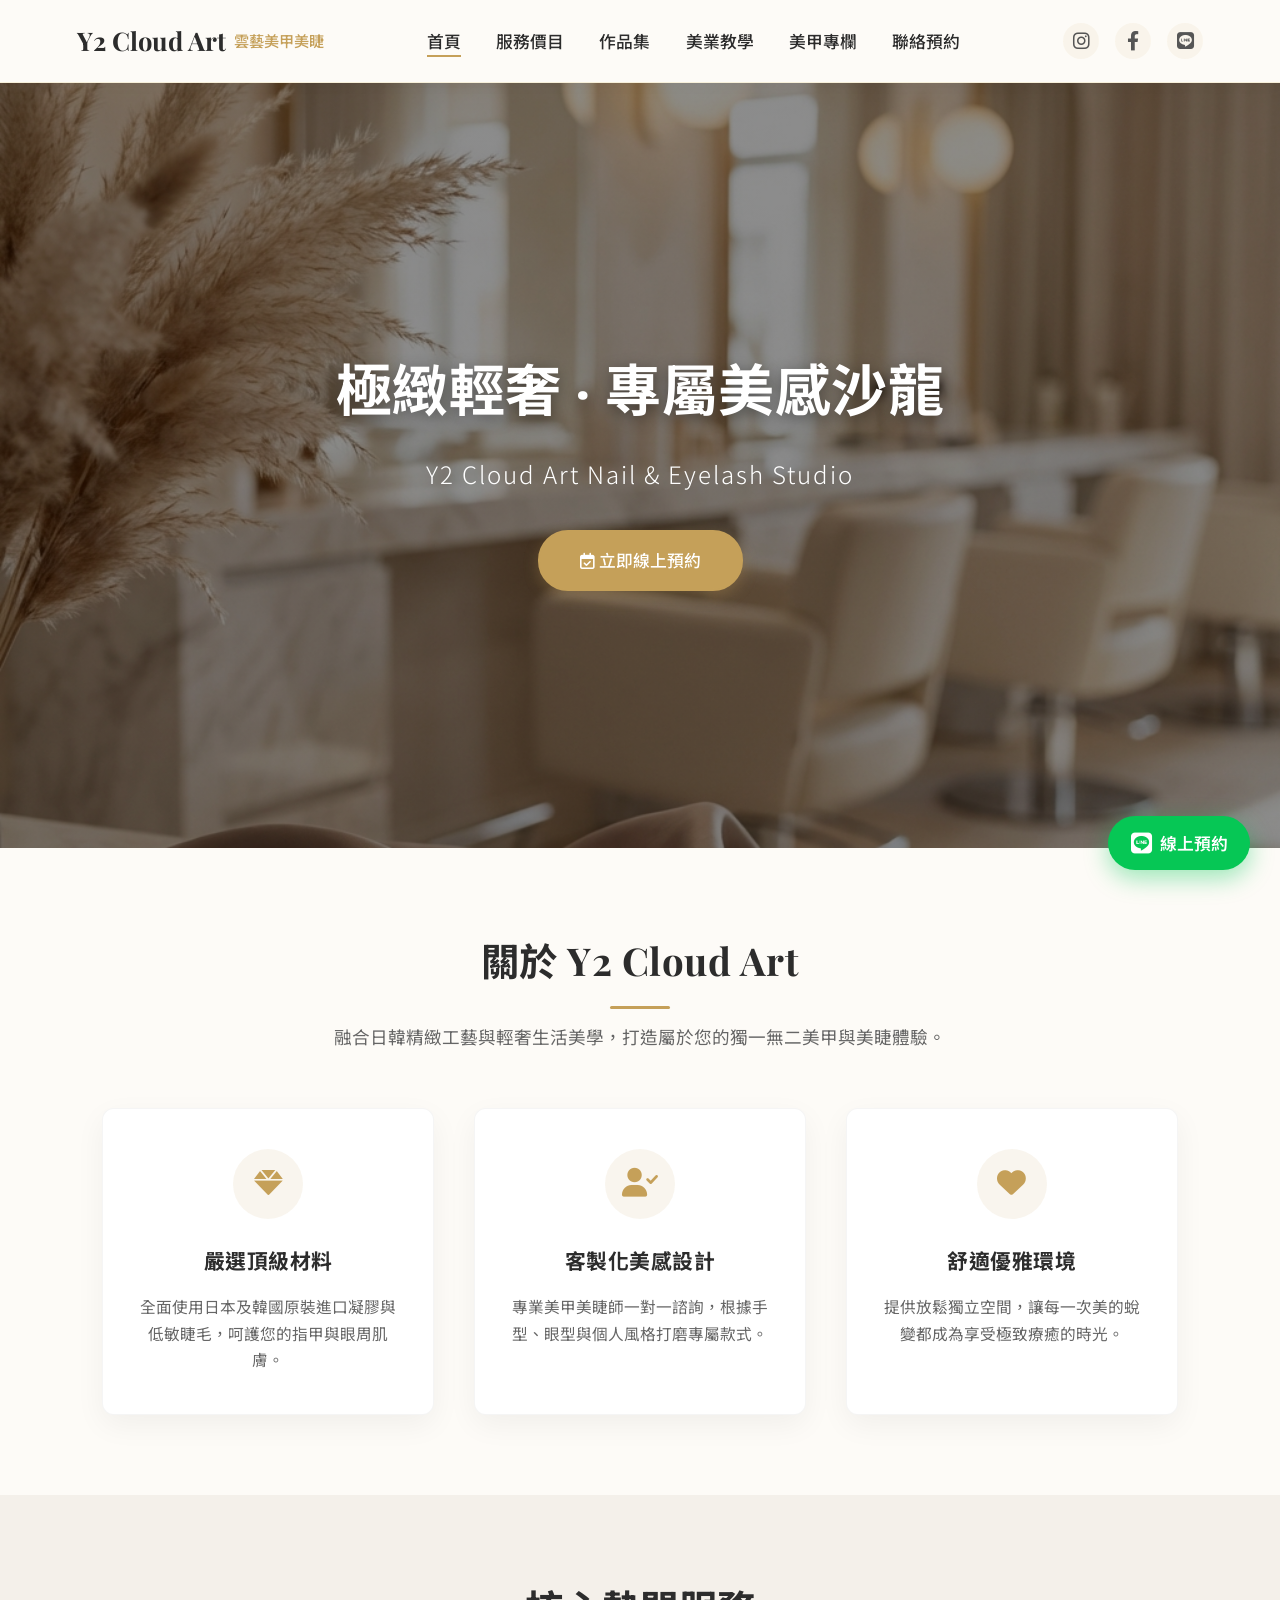
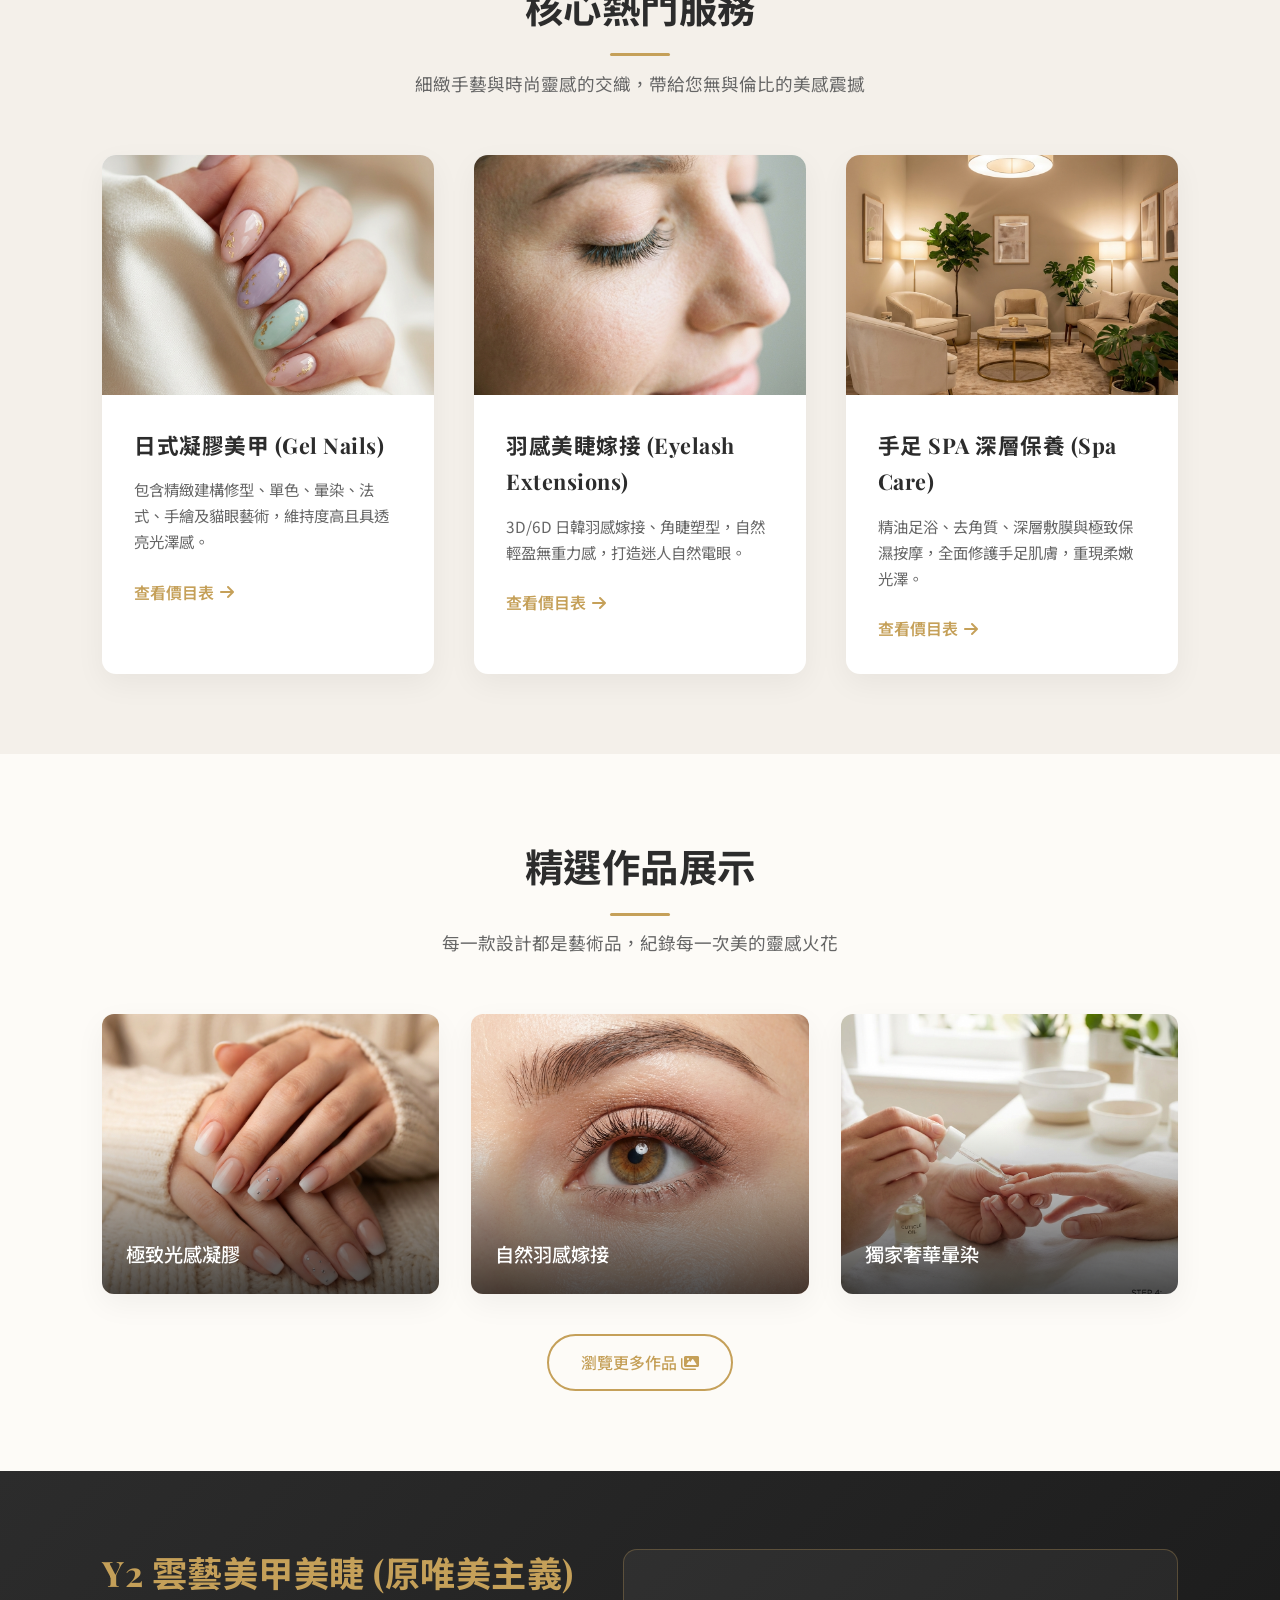
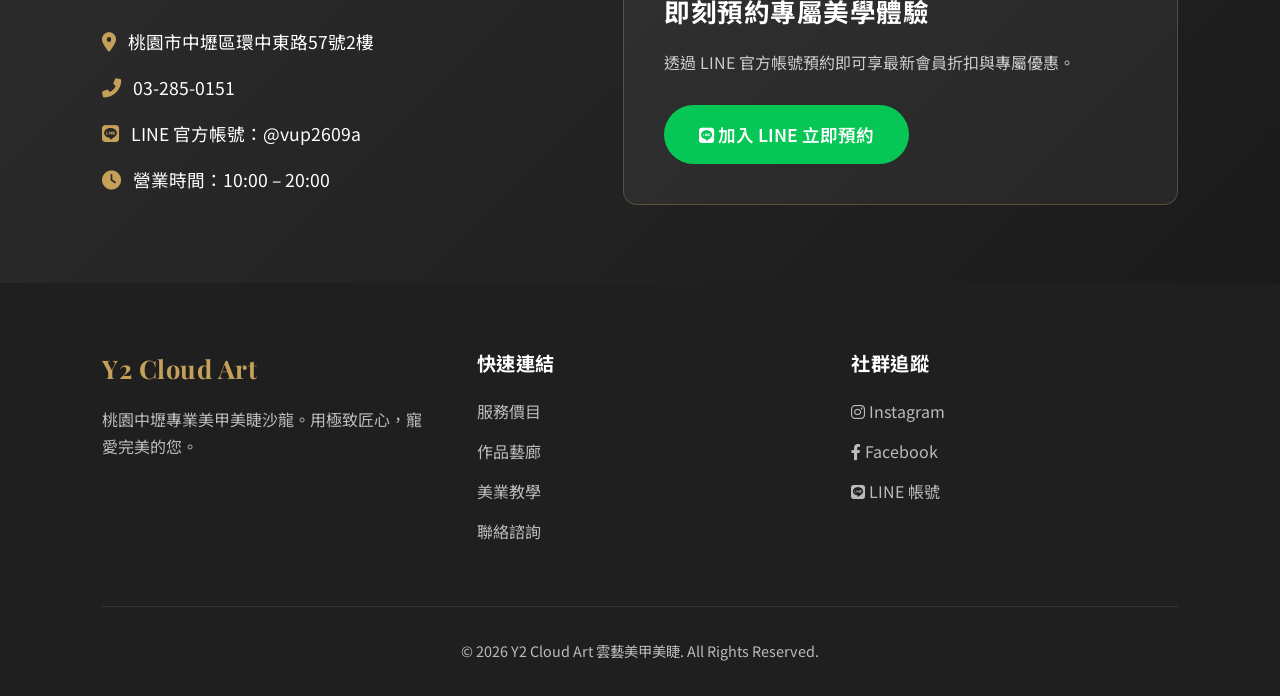
<file: index.html>
<!DOCTYPE html>
<html lang="zh-Hant">

<head>
    <meta charset="UTF-8">
    <meta name="viewport" content="width=device-width, initial-scale=1.0">
    <title>Y2 Cloud Art 雲藝美甲美睫 | 桃園中壢首選美甲美睫沙龍</title>
    <meta name="google-site-verification" content="z0Cos18oJ1e5B2vBX2qFPMfZ6YGB9XoH07mYeJ4mJus" />
    <meta name="description" content="Y2 Cloud Art 雲藝美甲美睫提供極緻日式凝膠美甲、3D/6D角睫美睫放大、手足深層保養與美業專業課程教學。桃園市中壢區質感美業首選沙龍。">
    <link rel="stylesheet" href="css/style.css">
    <!-- Google Fonts -->
    <link href="https://fonts.googleapis.com/css2?family=Playfair+Display:wght@400;600;700&family=Noto+Sans+TC:wght@300;400;500;700&display=swap" rel="stylesheet">
    <!-- Font Awesome for Icons -->
    <link rel="stylesheet" href="https://cdnjs.cloudflare.com/ajax/libs/font-awesome/6.0.0/css/all.min.css">
</head>

<body>

    <!-- Header -->
    <header>
        <div class="logo">
            <a href="index.html">Y2 Cloud Art <span>雲藝美甲美睫</span></a>
        </div>
        <nav>
            <div class="menu-toggle" id="menuToggle">
                <i class="fas fa-bars"></i>
            </div>
            <ul id="navMenu">
                <li><a href="index.html" class="active">首頁</a></li>
                <li><a href="services.html">服務價目</a></li>
                <li><a href="gallery.html">作品集</a></li>
                <li><a href="course.html">美業教學</a></li>
                <li><a href="column.html">美甲專欄</a></li>
                <li><a href="contact.html">聯絡預約</a></li>
            </ul>
        </nav>
        <div class="header-socials">
            <a href="https://www.instagram.com/weimei1098/" target="_blank" title="Instagram"><i class="fab fa-instagram"></i></a>
            <a href="https://www.facebook.com/weimei088/" target="_blank" title="Facebook"><i class="fab fa-facebook-f"></i></a>
            <a href="https://line.me/R/ti/p/@vup2609a" target="_blank" title="LINE 預約"><i class="fab fa-line"></i></a>
        </div>
    </header>

    <!-- Hero Section -->
    <section class="hero">
        <div class="hero-content">
            <h1>極緻輕奢 · 專屬美感沙龍</h1>
            <p>Y2 Cloud Art Nail & Eyelash Studio</p>
            <a href="contact.html" class="btn-primary"><i class="far fa-calendar-check"></i> 立即線上預約</a>
        </div>
    </section>

    <!-- About Section -->
    <section class="section-padding about-section">
        <div class="section-title">
            <h2>關於 Y2 Cloud Art</h2>
            <p>融合日韓精緻工藝與輕奢生活美學，打造屬於您的獨一無二美甲與美睫體驗。</p>
        </div>
        <div class="about-grid">
            <div class="about-card">
                <div class="about-icon"><i class="fas fa-gem"></i></div>
                <h3>嚴選頂級材料</h3>
                <p>全面使用日本及韓國原裝進口凝膠與低敏睫毛，呵護您的指甲與眼周肌膚。</p>
            </div>
            <div class="about-card">
                <div class="about-icon"><i class="fas fa-user-check"></i></div>
                <h3>客製化美感設計</h3>
                <p>專業美甲美睫師一對一諮詢，根據手型、眼型與個人風格打磨專屬款式。</p>
            </div>
            <div class="about-card">
                <div class="about-icon"><i class="fas fa-heart"></i></div>
                <h3>舒適優雅環境</h3>
                <p>提供放鬆獨立空間，讓每一次美的蛻變都成為享受極致療癒的時光。</p>
            </div>
        </div>
    </section>

    <!-- Featured Services Preview -->
    <section class="section-padding services-section" style="background-color: #F4F0EA;">
        <div class="section-title">
            <h2>核心熱門服務</h2>
            <p>細緻手藝與時尚靈感的交織，帶給您無與倫比的美感震撼</p>
        </div>

        <div class="services-grid">
            <!-- Service 1 -->
            <div class="service-card">
                <div class="service-img">
                    <img src="images/nail_service.png" alt="日式凝膠美甲">
                </div>
                <div class="service-info">
                    <h3>日式凝膠美甲 (Gel Nails)</h3>
                    <p>包含精緻建構修型、單色、暈染、法式、手繪及貓眼藝術，維持度高且具透亮光澤感。</p>
                    <a href="services.html" class="card-link">查看價目表 <i class="fas fa-arrow-right"></i></a>
                </div>
            </div>

            <!-- Service 2 -->
            <div class="service-card">
                <div class="service-img">
                    <img src="images/lash_service.png" alt="羽感美睫嫁接">
                </div>
                <div class="service-info">
                    <h3>羽感美睫嫁接 (Eyelash Extensions)</h3>
                    <p>3D/6D 日韓羽感嫁接、角睫塑型，自然輕盈無重力感，打造迷人自然電眼。</p>
                    <a href="services.html" class="card-link">查看價目表 <i class="fas fa-arrow-right"></i></a>
                </div>
            </div>

            <!-- Service 3 -->
            <div class="service-card">
                <div class="service-img">
                    <img src="images/salon_interior.png" alt="手足SPA深層保養">
                </div>
                <div class="service-info">
                    <h3>手足 SPA 深層保養 (Spa Care)</h3>
                    <p>精油足浴、去角質、深層敷膜與極致保濕按摩，全面修護手足肌膚，重現柔嫩光澤。</p>
                    <a href="services.html" class="card-link">查看價目表 <i class="fas fa-arrow-right"></i></a>
                </div>
            </div>
        </div>
    </section>

    <!-- Gallery Highlight Section -->
    <section class="section-padding">
        <div class="section-title">
            <h2>精選作品展示</h2>
            <p>每一款設計都是藝術品，紀錄每一次美的靈感火花</p>
        </div>
        <div class="gallery-preview-grid">
            <div class="gallery-preview-item">
                <img src="images/nail_gallery_1.png" alt="經典美甲作品">
                <div class="overlay"><span>極致光感凝膠</span></div>
            </div>
            <div class="gallery-preview-item">
                <img src="images/lash_gallery_1.png" alt="日式美睫作品">
                <div class="overlay"><span>自然羽感嫁接</span></div>
            </div>
            <div class="gallery-preview-item">
                <img src="images/blog_1.png" alt="藝術造型美甲">
                <div class="overlay"><span>獨家奢華暈染</span></div>
            </div>
        </div>
        <div style="text-align: center; margin-top: 2.5rem;">
            <a href="gallery.html" class="btn-secondary">瀏覽更多作品 <i class="fas fa-images"></i></a>
        </div>
    </section>

    <!-- Store Info / Call to Action -->
    <section class="store-cta-section">
        <div class="cta-container">
            <div class="cta-info">
                <h2>Y2 雲藝美甲美睫 (原唯美主義)</h2>
                <ul class="info-list">
                    <li><i class="fas fa-map-marker-alt"></i> 桃園市中壢區環中東路57號2樓</li>
                    <li><i class="fas fa-phone-alt"></i> 03-285-0151</li>
                    <li><i class="fab fa-line"></i> LINE 官方帳號：@vup2609a</li>
                    <li><i class="fas fa-clock"></i> 營業時間：10:00 – 20:00</li>
                </ul>
            </div>
            <div class="cta-action">
                <h3>即刻預約專屬美學體驗</h3>
                <p>透過 LINE 官方帳號預約即可享最新會員折扣與專屬優惠。</p>
                <a href="https://line.me/R/ti/p/@vup2609a" target="_blank" class="btn-line"><i class="fab fa-line"></i> 加入 LINE 立即預約</a>
            </div>
        </div>
    </section>

    <!-- Footer -->
    <footer>
        <div class="footer-container">
            <div class="footer-col">
                <h3>Y2 Cloud Art</h3>
                <p>桃園中壢專業美甲美睫沙龍。用極致匠心，寵愛完美的您。</p>
            </div>
            <div class="footer-col">
                <h4>快速連結</h4>
                <ul>
                    <li><a href="services.html">服務價目</a></li>
                    <li><a href="gallery.html">作品藝廊</a></li>
                    <li><a href="course.html">美業教學</a></li>
                    <li><a href="contact.html">聯絡諮詢</a></li>
                </ul>
            </div>
            <div class="footer-col">
                <h4>社群追蹤</h4>
                <div class="footer-socials">
                    <a href="https://www.instagram.com/weimei1098/" target="_blank"><i class="fab fa-instagram"></i> Instagram</a>
                    <a href="https://www.facebook.com/weimei088/" target="_blank"><i class="fab fa-facebook-f"></i> Facebook</a>
                    <a href="https://line.me/R/ti/p/@vup2609a" target="_blank"><i class="fab fa-line"></i> LINE 帳號</a>
                </div>
            </div>
        </div>
        <div class="footer-bottom">
            <p>&copy; 2026 Y2 Cloud Art 雲藝美甲美睫. All Rights Reserved.</p>
        </div>
    </footer>

    <!-- Floating LINE Reservation Button -->
    <a href="https://line.me/R/ti/p/@vup2609a" target="_blank" class="floating-line-btn" title="LINE 快速預約">
        <i class="fab fa-line"></i>
        <span>線上預約</span>
    </a>

    <script src="js/main.js"></script>
</body>

</html>
</file>
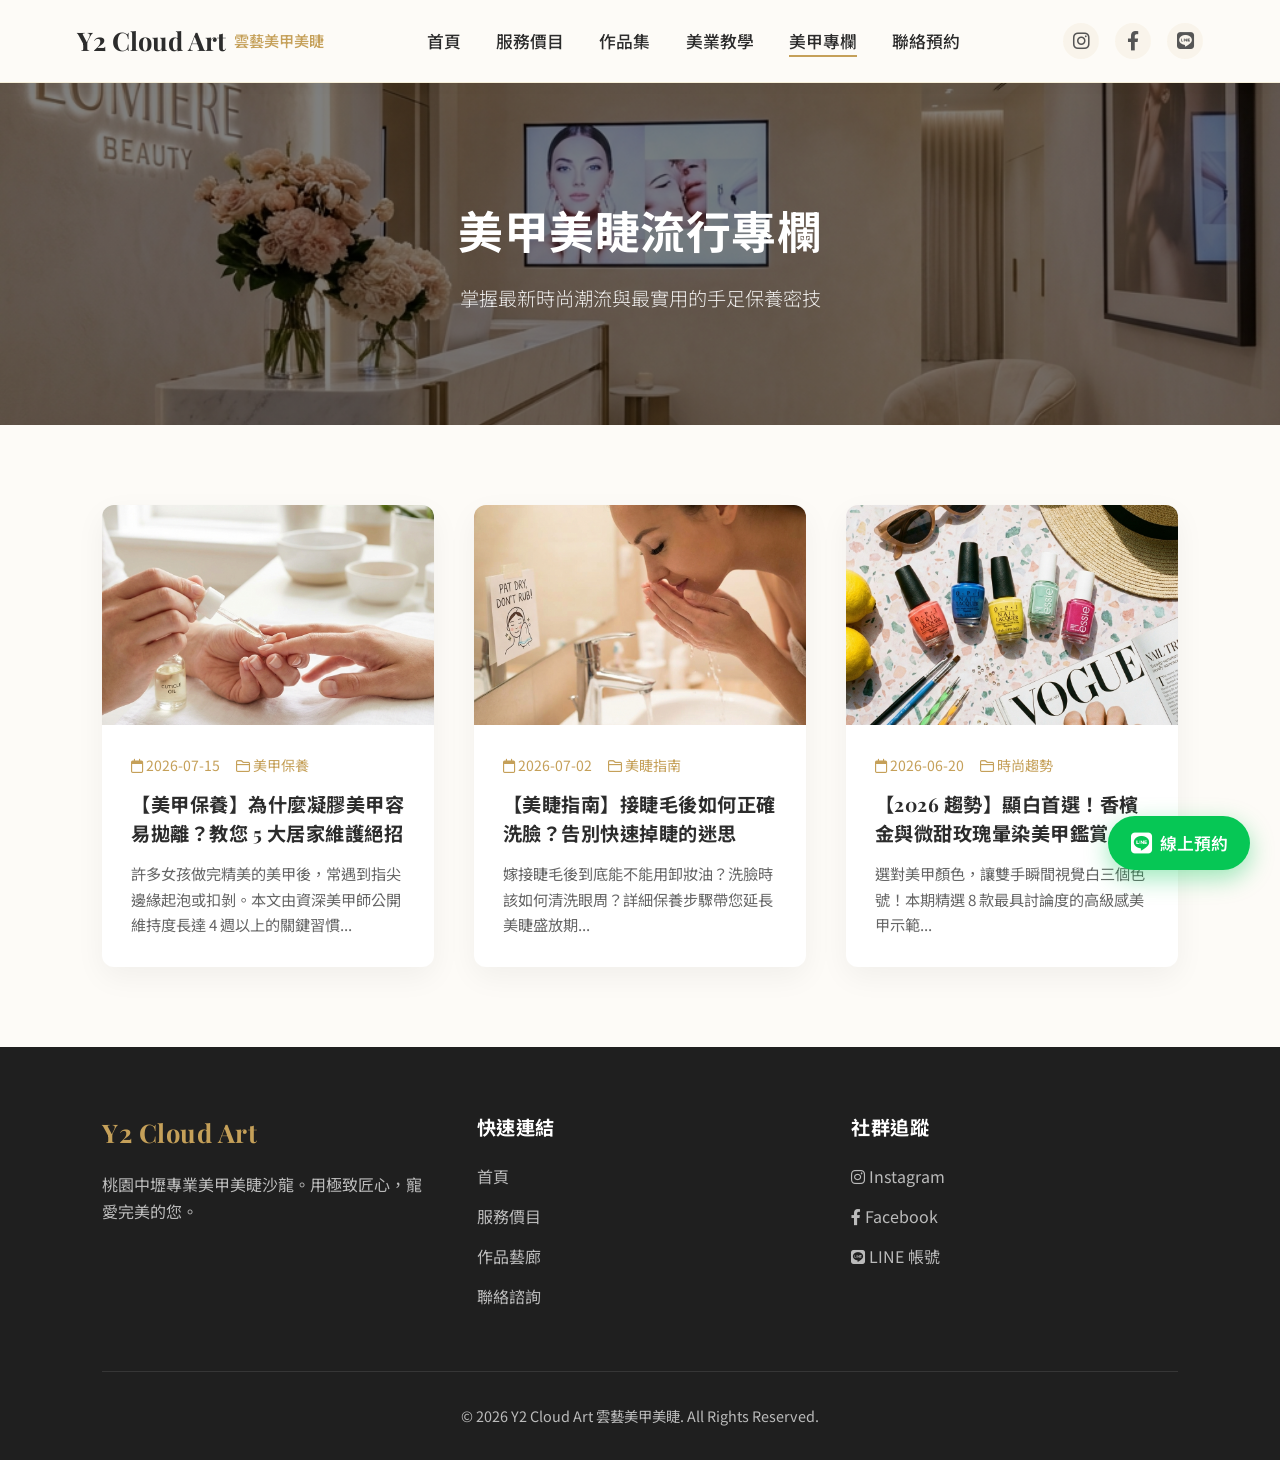
<file: column.html>
<!DOCTYPE html>
<html lang="zh-Hant">

<head>
    <meta charset="UTF-8">
    <meta name="viewport" content="width=device-width, initial-scale=1.0">
    <title>美甲美睫知識專欄 | Y2 Cloud Art 雲藝美甲美睫</title>
    <meta name="description" content="探索最新的凝膠美甲保養方法、卸甲後護理技巧、熱門流行款式與羽感美睫維持密技。">
    <link rel="stylesheet" href="css/style.css">
    <link href="https://fonts.googleapis.com/css2?family=Playfair+Display:wght@400;600;700&family=Noto+Sans+TC:wght@300;400;500;700&display=swap" rel="stylesheet">
    <link rel="stylesheet" href="https://cdnjs.cloudflare.com/ajax/libs/font-awesome/6.0.0/css/all.min.css">
</head>

<body>

    <!-- Header -->
    <header>
        <div class="logo">
            <a href="index.html">Y2 Cloud Art <span>雲藝美甲美睫</span></a>
        </div>
        <nav>
            <div class="menu-toggle" id="menuToggle">
                <i class="fas fa-bars"></i>
            </div>
            <ul id="navMenu">
                <li><a href="index.html">首頁</a></li>
                <li><a href="services.html">服務價目</a></li>
                <li><a href="gallery.html">作品集</a></li>
                <li><a href="course.html">美業教學</a></li>
                <li><a href="column.html" class="active">美甲專欄</a></li>
                <li><a href="contact.html">聯絡預約</a></li>
            </ul>
        </nav>
        <div class="header-socials">
            <a href="https://www.instagram.com/weimei1098/" target="_blank" title="Instagram"><i class="fab fa-instagram"></i></a>
            <a href="https://www.facebook.com/weimei088/" target="_blank" title="Facebook"><i class="fab fa-facebook-f"></i></a>
            <a href="https://line.me/R/ti/p/@vup2609a" target="_blank" title="LINE 預約"><i class="fab fa-line"></i></a>
        </div>
    </header>

    <!-- Page Banner -->
    <div class="page-hero" style="background-image: linear-gradient(rgba(0,0,0,0.5), rgba(0,0,0,0.5)), url('images/featured_article.png');">
        <h1>美甲美睫流行專欄</h1>
        <p>掌握最新時尚潮流與最實用的手足保養密技</p>
    </div>

    <section class="section-padding">
        <div class="articles-grid">
            <article class="article-card">
                <div class="article-img">
                    <img src="images/blog_1.png" alt="凝膠美甲維持度提升關鍵">
                </div>
                <div class="article-content">
                    <div class="meta"><span><i class="far fa-calendar"></i> 2026-07-15</span> <span><i class="far fa-folder"></i> 美甲保養</span></div>
                    <h3>【美甲保養】為什麼凝膠美甲容易拋離？教您 5 大居家維護絕招</h3>
                    <p>許多女孩做完精美的美甲後，常遇到指尖邊緣起泡或扣剝。本文由資深美甲師公開維持度長達 4 週以上的關鍵習慣...</p>
                </div>
            </article>

            <article class="article-card">
                <div class="article-img">
                    <img src="images/blog_2.png" alt="羽感美睫清洗注意事項">
                </div>
                <div class="article-content">
                    <div class="meta"><span><i class="far fa-calendar"></i> 2026-07-02</span> <span><i class="far fa-folder"></i> 美睫指南</span></div>
                    <h3>【美睫指南】接睫毛後如何正確洗臉？告別快速掉睫的迷思</h3>
                    <p>嫁接睫毛後到底能不能用卸妝油？洗臉時該如何清洗眼周？詳細保養步驟帶您延長美睫盛放期...</p>
                </div>
            </article>

            <article class="article-card">
                <div class="article-img">
                    <img src="images/blog_3.png" alt="秋冬流行美甲色彩與暈染款式">
                </div>
                <div class="article-content">
                    <div class="meta"><span><i class="far fa-calendar"></i> 2026-06-20</span> <span><i class="far fa-folder"></i> 時尚趨勢</span></div>
                    <h3>【2026 趨勢】顯白首選！香檳金與微甜玫瑰暈染美甲鑑賞</h3>
                    <p>選對美甲顏色，讓雙手瞬間視覺白三個色號！本期精選 8 款最具討論度的高級感美甲示範...</p>
                </div>
            </article>
        </div>
    </section>

    <!-- Footer -->
    <footer>
        <div class="footer-container">
            <div class="footer-col">
                <h3>Y2 Cloud Art</h3>
                <p>桃園中壢專業美甲美睫沙龍。用極致匠心，寵愛完美的您。</p>
            </div>
            <div class="footer-col">
                <h4>快速連結</h4>
                <ul>
                    <li><a href="index.html">首頁</a></li>
                    <li><a href="services.html">服務價目</a></li>
                    <li><a href="gallery.html">作品藝廊</a></li>
                    <li><a href="contact.html">聯絡諮詢</a></li>
                </ul>
            </div>
            <div class="footer-col">
                <h4>社群追蹤</h4>
                <div class="footer-socials">
                    <a href="https://www.instagram.com/weimei1098/" target="_blank"><i class="fab fa-instagram"></i> Instagram</a>
                    <a href="https://www.facebook.com/weimei088/" target="_blank"><i class="fab fa-facebook-f"></i> Facebook</a>
                    <a href="https://line.me/R/ti/p/@vup2609a" target="_blank"><i class="fab fa-line"></i> LINE 帳號</a>
                </div>
            </div>
        </div>
        <div class="footer-bottom">
            <p>&copy; 2026 Y2 Cloud Art 雲藝美甲美睫. All Rights Reserved.</p>
        </div>
    </footer>

    <!-- Floating LINE Button -->
    <a href="https://line.me/R/ti/p/@vup2609a" target="_blank" class="floating-line-btn" title="LINE 快速預約">
        <i class="fab fa-line"></i>
        <span>線上預約</span>
    </a>

    <script src="js/main.js"></script>
</body>

</html>
</file>
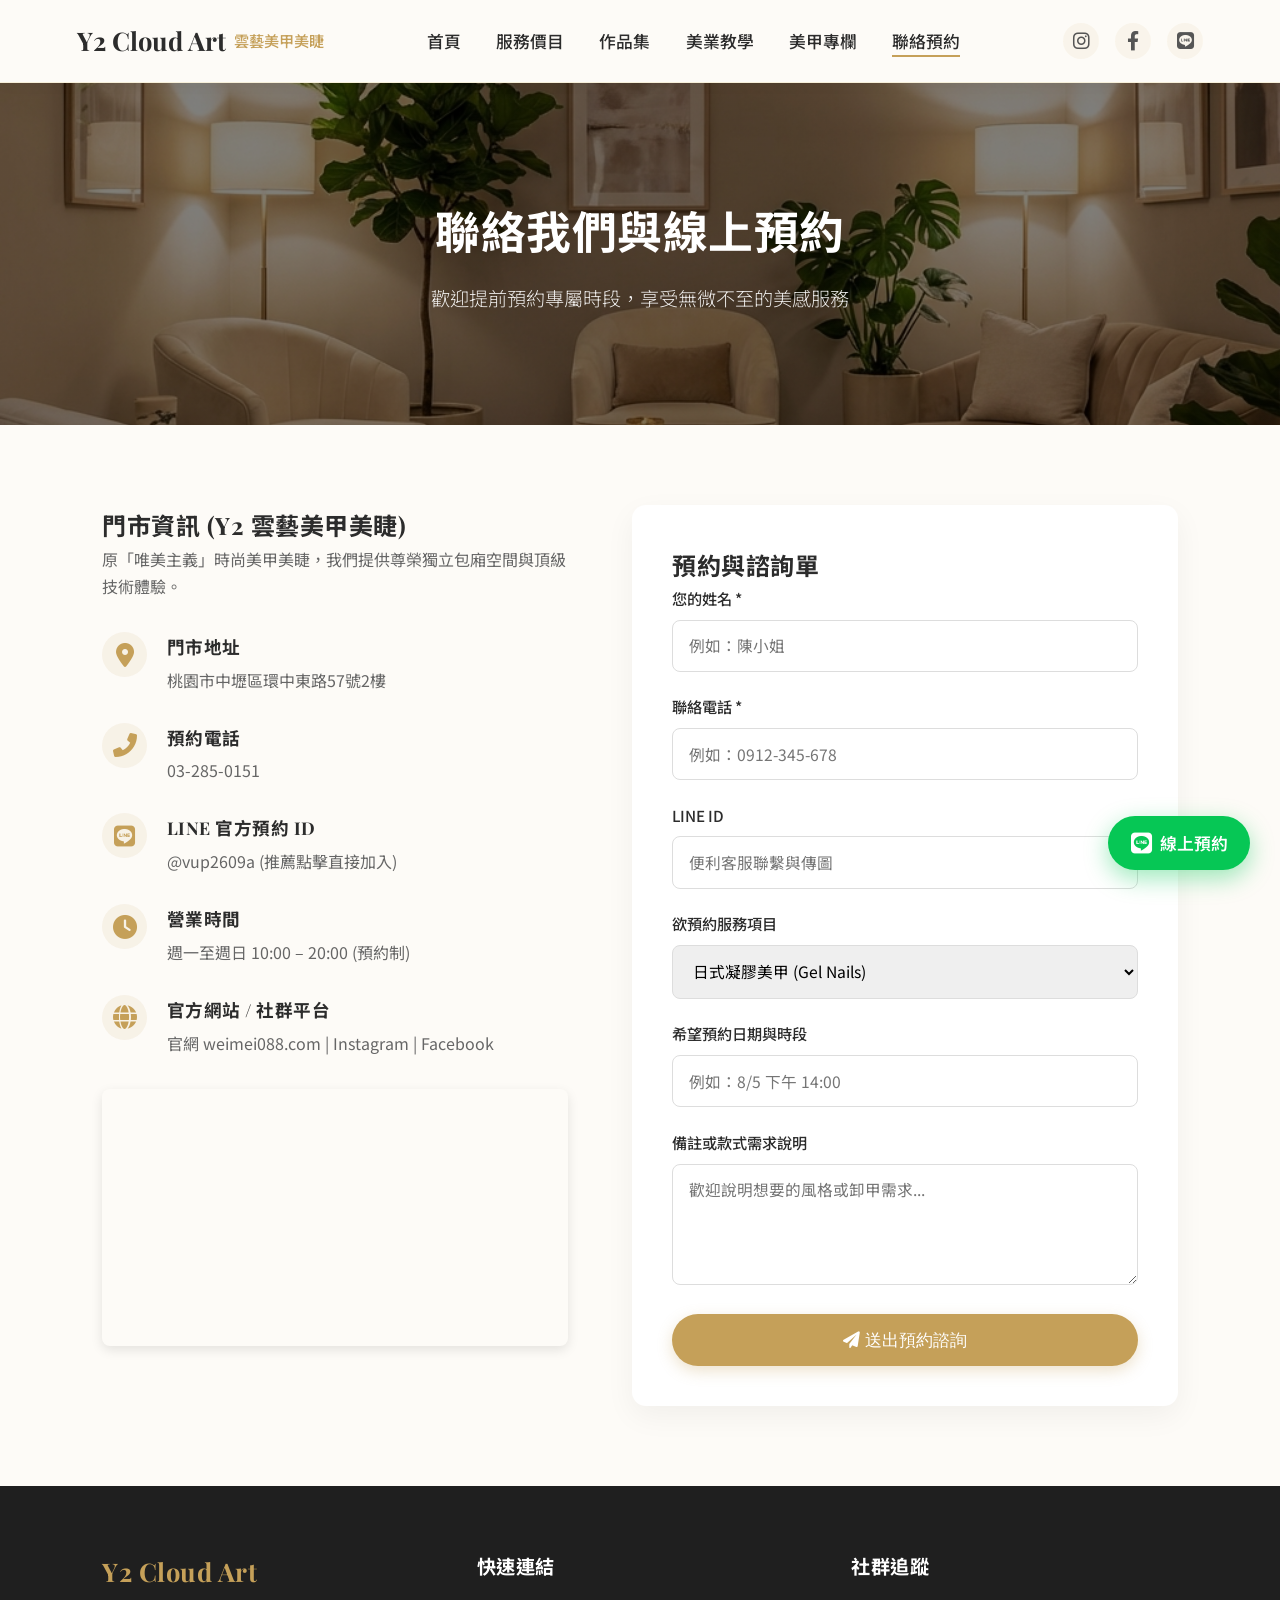
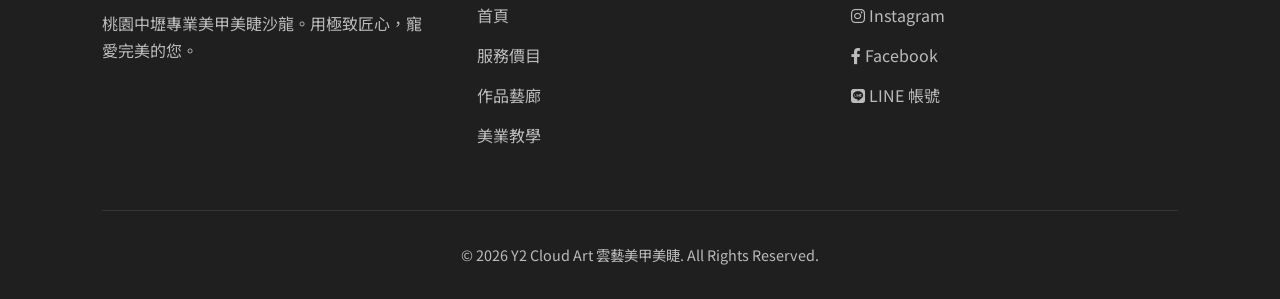
<file: contact.html>
<!DOCTYPE html>
<html lang="zh-Hant">

<head>
    <meta charset="UTF-8">
    <meta name="viewport" content="width=device-width, initial-scale=1.0">
    <title>聯絡預約 | Y2 Cloud Art 雲藝美甲美睫</title>
    <meta name="description" content="Y2 Cloud Art 雲藝美甲美睫門市地址：桃園市中壢區環中東路57號2樓，電話：03-285-0151，LINE：@vup2609a。歡迎線上預約。">
    <link rel="stylesheet" href="css/style.css">
    <link href="https://fonts.googleapis.com/css2?family=Playfair+Display:wght@400;600;700&family=Noto+Sans+TC:wght@300;400;500;700&display=swap" rel="stylesheet">
    <link rel="stylesheet" href="https://cdnjs.cloudflare.com/ajax/libs/font-awesome/6.0.0/css/all.min.css">
</head>

<body>

    <!-- Header -->
    <header>
        <div class="logo">
            <a href="index.html">Y2 Cloud Art <span>雲藝美甲美睫</span></a>
        </div>
        <nav>
            <div class="menu-toggle" id="menuToggle">
                <i class="fas fa-bars"></i>
            </div>
            <ul id="navMenu">
                <li><a href="index.html">首頁</a></li>
                <li><a href="services.html">服務價目</a></li>
                <li><a href="gallery.html">作品集</a></li>
                <li><a href="course.html">美業教學</a></li>
                <li><a href="column.html">美甲專欄</a></li>
                <li><a href="contact.html" class="active">聯絡預約</a></li>
            </ul>
        </nav>
        <div class="header-socials">
            <a href="https://www.instagram.com/weimei1098/" target="_blank" title="Instagram"><i class="fab fa-instagram"></i></a>
            <a href="https://www.facebook.com/weimei088/" target="_blank" title="Facebook"><i class="fab fa-facebook-f"></i></a>
            <a href="https://line.me/R/ti/p/@vup2609a" target="_blank" title="LINE 預約"><i class="fab fa-line"></i></a>
        </div>
    </header>

    <!-- Page Banner -->
    <div class="page-hero" style="background-image: linear-gradient(rgba(0,0,0,0.5), rgba(0,0,0,0.5)), url('images/salon_interior.png');">
        <h1>聯絡我們與線上預約</h1>
        <p>歡迎提前預約專屬時段，享受無微不至的美感服務</p>
    </div>

    <section class="section-padding">
        <div class="contact-container">
            <!-- Contact Details -->
            <div class="contact-info">
                <h2>門市資訊 (Y2 雲藝美甲美睫)</h2>
                <p style="margin-bottom: 2rem; color: #666;">原「唯美主義」時尚美甲美睫，我們提供尊榮獨立包廂空間與頂級技術體驗。</p>

                <div class="info-item">
                    <i class="fas fa-map-marker-alt"></i>
                    <div>
                        <h4>門市地址</h4>
                        <p>桃園市中壢區環中東路57號2樓</p>
                    </div>
                </div>

                <div class="info-item">
                    <i class="fas fa-phone-alt"></i>
                    <div>
                        <h4>預約電話</h4>
                        <p><a href="tel:032850151">03-285-0151</a></p>
                    </div>
                </div>

                <div class="info-item">
                    <i class="fab fa-line"></i>
                    <div>
                        <h4>LINE 官方預約 ID</h4>
                        <p><a href="https://line.me/R/ti/p/@vup2609a" target="_blank">@vup2609a</a> (推薦點擊直接加入)</p>
                    </div>
                </div>

                <div class="info-item">
                    <i class="fas fa-clock"></i>
                    <div>
                        <h4>營業時間</h4>
                        <p>週一至週日 10:00 – 20:00 (預約制)</p>
                    </div>
                </div>

                <div class="info-item">
                    <i class="fas fa-globe"></i>
                    <div>
                        <h4>官方網站 / 社群平台</h4>
                        <p>
                            <a href="https://weimei088.com/" target="_blank">官網 weimei088.com</a> | 
                            <a href="https://www.instagram.com/weimei1098/" target="_blank">Instagram</a> | 
                            <a href="https://www.facebook.com/weimei088/" target="_blank">Facebook</a>
                        </p>
                    </div>
                </div>

                <!-- Google Map Embed Container -->
                <div class="map-box" style="margin-top: 2rem; border-radius: 8px; overflow: hidden; box-shadow: 0 4px 12px rgba(0,0,0,0.1);">
                    <iframe 
                        src="https://www.google.com/maps/embed?pb=!1m18!1m12!1m3!1d3617.203649567926!2d121.2468!3d24.9621!2m3!1f0!2f0!3f0!3m2!1i1024!2i768!4f13.1!3m3!1m2!1s0x0%3A0x0!2zMjTCsDU3JzQzLjYiTiAxMjHCsDE0Jzg4LjUiRQ!5e0!3m2!1szh-TW!2stw!4v1650000000000!5m2!1szh-TW!2stw" 
                        width="100%" 
                        height="250" 
                        style="border:0;" 
                        allowfullscreen="" 
                        loading="lazy">
                    </iframe>
                </div>
            </div>

            <!-- Booking Form -->
            <div class="booking-form">
                <h2>預約與諮詢單</h2>
                <form id="contactForm">
                    <div class="form-group">
                        <label for="name">您的姓名 *</label>
                        <input type="text" id="name" required placeholder="例如：陳小姐">
                    </div>
                    <div class="form-group">
                        <label for="phone">聯絡電話 *</label>
                        <input type="tel" id="phone" required placeholder="例如：0912-345-678">
                    </div>
                    <div class="form-group">
                        <label for="lineId">LINE ID</label>
                        <input type="text" id="lineId" placeholder="便利客服聯繫與傳圖">
                    </div>
                    <div class="form-group">
                        <label for="service">欲預約服務項目</label>
                        <select id="service">
                            <option value="gel">日式凝膠美甲 (Gel Nails)</option>
                            <option value="lash">3D/6D 羽感美睫嫁接</option>
                            <option value="spa">手足 SPA 深層保養</option>
                            <option value="course">美業教學課程諮詢</option>
                        </select>
                    </div>
                    <div class="form-group">
                        <label for="date">希望預約日期與時段</label>
                        <input type="text" id="date" placeholder="例如：8/5 下午 14:00">
                    </div>
                    <div class="form-group">
                        <label for="message">備註或款式需求說明</label>
                        <textarea id="message" rows="4" placeholder="歡迎說明想要的風格或卸甲需求..."></textarea>
                    </div>
                    <button type="submit" class="btn-primary" style="width: 100%; border: none;"><i class="fas fa-paper-plane"></i> 送出預約諮詢</button>
                </form>
                <div id="formFeedback" style="display: none; margin-top: 1rem; padding: 1rem; background-color: #E8F5E9; color: #2E7D32; border-radius: 6px;">
                    <i class="fas fa-check-circle"></i> 感謝您的預約資訊！小幫手將盡快透過 LINE 或電話與您確認最終時段。
                </div>
            </div>
        </div>
    </section>

    <!-- Footer -->
    <footer>
        <div class="footer-container">
            <div class="footer-col">
                <h3>Y2 Cloud Art</h3>
                <p>桃園中壢專業美甲美睫沙龍。用極致匠心，寵愛完美的您。</p>
            </div>
            <div class="footer-col">
                <h4>快速連結</h4>
                <ul>
                    <li><a href="index.html">首頁</a></li>
                    <li><a href="services.html">服務價目</a></li>
                    <li><a href="gallery.html">作品藝廊</a></li>
                    <li><a href="course.html">美業教學</a></li>
                </ul>
            </div>
            <div class="footer-col">
                <h4>社群追蹤</h4>
                <div class="footer-socials">
                    <a href="https://www.instagram.com/weimei1098/" target="_blank"><i class="fab fa-instagram"></i> Instagram</a>
                    <a href="https://www.facebook.com/weimei088/" target="_blank"><i class="fab fa-facebook-f"></i> Facebook</a>
                    <a href="https://line.me/R/ti/p/@vup2609a" target="_blank"><i class="fab fa-line"></i> LINE 帳號</a>
                </div>
            </div>
        </div>
        <div class="footer-bottom">
            <p>&copy; 2026 Y2 Cloud Art 雲藝美甲美睫. All Rights Reserved.</p>
        </div>
    </footer>

    <!-- Floating LINE Button -->
    <a href="https://line.me/R/ti/p/@vup2609a" target="_blank" class="floating-line-btn" title="LINE 快速預約">
        <i class="fab fa-line"></i>
        <span>線上預約</span>
    </a>

    <script src="js/main.js"></script>
</body>

</html>
</file>
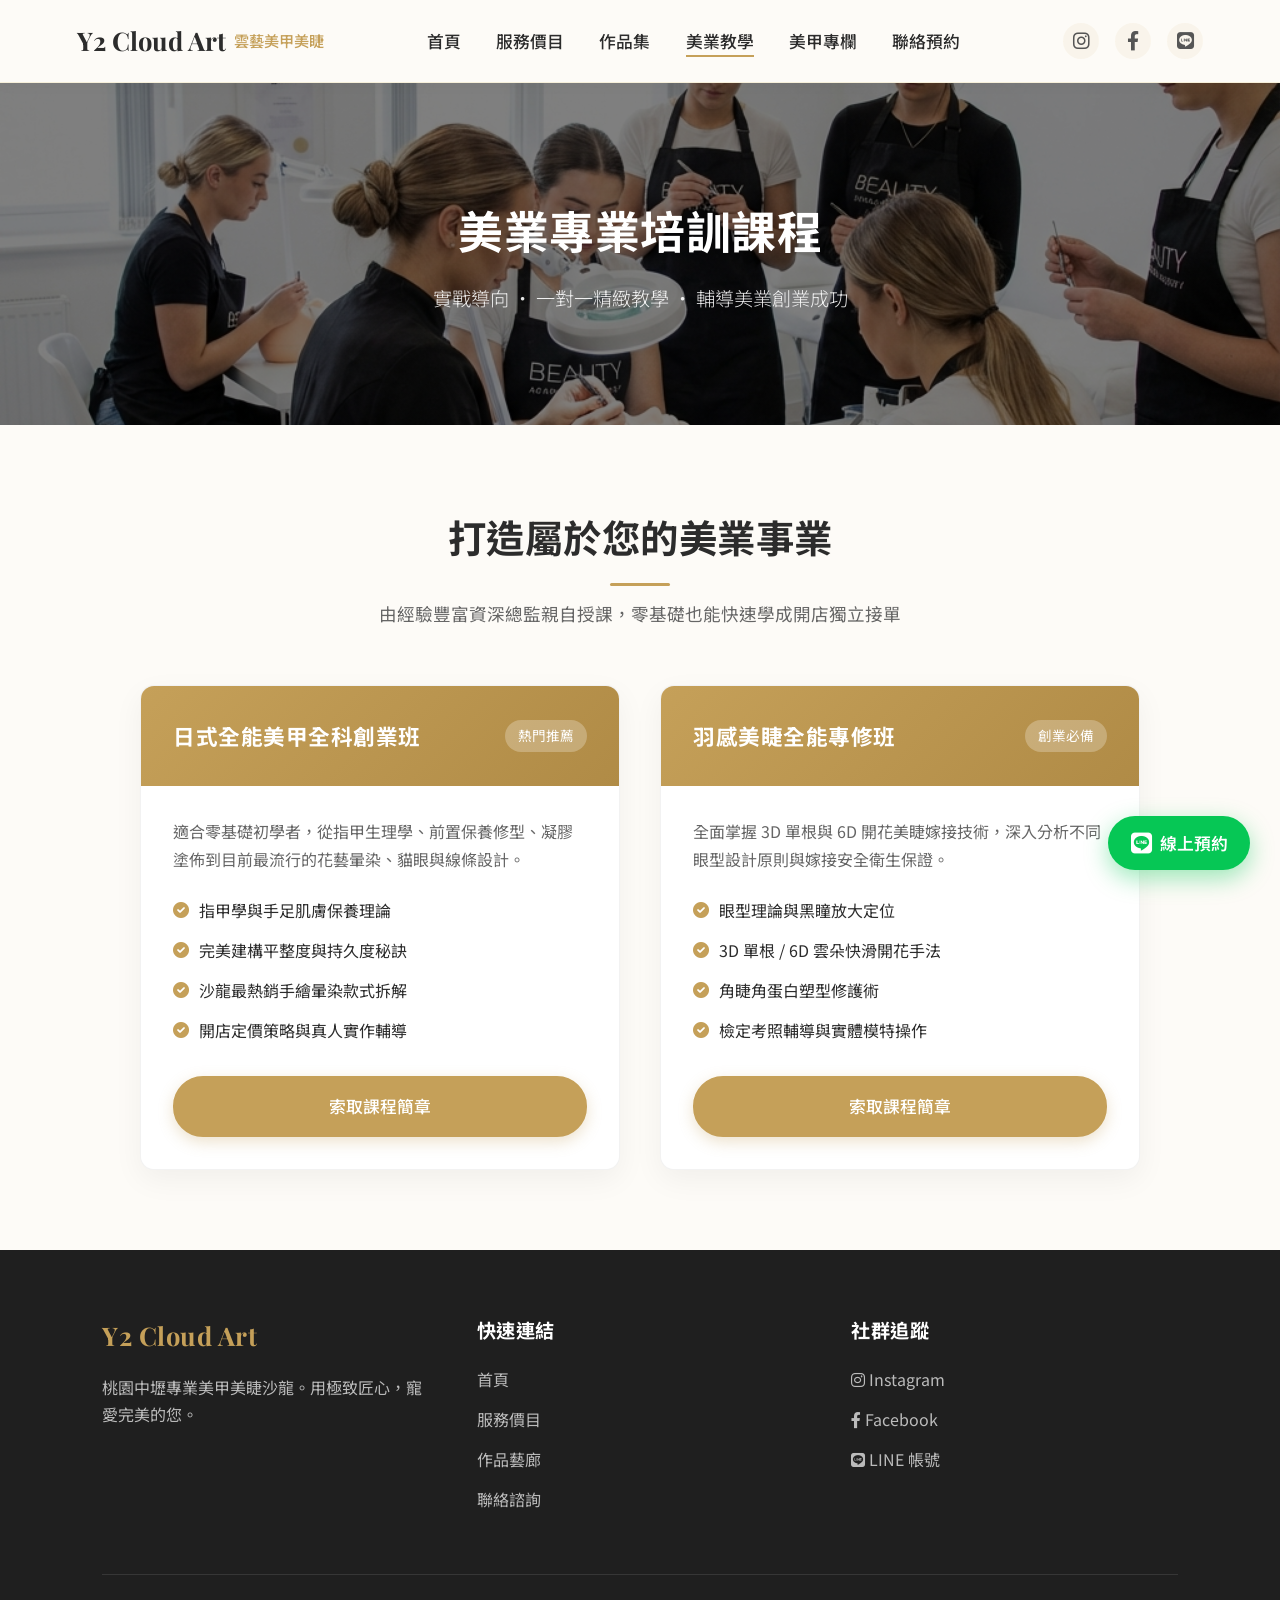
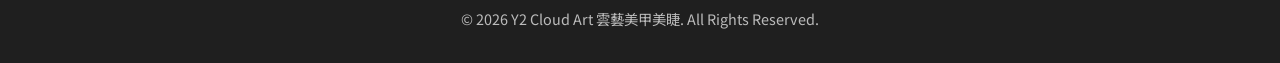
<file: course.html>
<!DOCTYPE html>
<html lang="zh-Hant">

<head>
    <meta charset="UTF-8">
    <meta name="viewport" content="width=device-width, initial-scale=1.0">
    <title>專業美業教學課程 | Y2 Cloud Art 雲藝美甲美睫</title>
    <meta name="description" content="Y2 Cloud Art 提供全方位日式美甲創業班、美睫檢定考照班與進階藝術沙龍教學，小班制手把手傳授成功創業密技。">
    <link rel="stylesheet" href="css/style.css">
    <link href="https://fonts.googleapis.com/css2?family=Playfair+Display:wght@400;600;700&family=Noto+Sans+TC:wght@300;400;500;700&display=swap" rel="stylesheet">
    <link rel="stylesheet" href="https://cdnjs.cloudflare.com/ajax/libs/font-awesome/6.0.0/css/all.min.css">
</head>

<body>

    <!-- Header -->
    <header>
        <div class="logo">
            <a href="index.html">Y2 Cloud Art <span>雲藝美甲美睫</span></a>
        </div>
        <nav>
            <div class="menu-toggle" id="menuToggle">
                <i class="fas fa-bars"></i>
            </div>
            <ul id="navMenu">
                <li><a href="index.html">首頁</a></li>
                <li><a href="services.html">服務價目</a></li>
                <li><a href="gallery.html">作品集</a></li>
                <li><a href="course.html" class="active">美業教學</a></li>
                <li><a href="column.html">美甲專欄</a></li>
                <li><a href="contact.html">聯絡預約</a></li>
            </ul>
        </nav>
        <div class="header-socials">
            <a href="https://www.instagram.com/weimei1098/" target="_blank" title="Instagram"><i class="fab fa-instagram"></i></a>
            <a href="https://www.facebook.com/weimei088/" target="_blank" title="Facebook"><i class="fab fa-facebook-f"></i></a>
            <a href="https://line.me/R/ti/p/@vup2609a" target="_blank" title="LINE 預約"><i class="fab fa-line"></i></a>
        </div>
    </header>

    <!-- Page Banner -->
    <div class="page-hero" style="background-image: linear-gradient(rgba(0,0,0,0.5), rgba(0,0,0,0.5)), url('images/course_hero.png');">
        <h1>美業專業培訓課程</h1>
        <p>實戰導向 · 一對一精緻教學 · 輔導美業創業成功</p>
    </div>

    <section class="section-padding">
        <div class="section-title">
            <h2>打造屬於您的美業事業</h2>
            <p>由經驗豐富資深總監親自授課，零基礎也能快速學成開店獨立接單</p>
        </div>

        <div class="courses-grid">
            <div class="course-card">
                <div class="course-header">
                    <h3>日式全能美甲全科創業班</h3>
                    <span class="badge">熱門推薦</span>
                </div>
                <div class="course-body">
                    <p class="course-desc">適合零基礎初學者，從指甲生理學、前置保養修型、凝膠塗佈到目前最流行的花藝暈染、貓眼與線條設計。</p>
                    <ul class="course-features">
                        <li><i class="fas fa-check-circle"></i> 指甲學與手足肌膚保養理論</li>
                        <li><i class="fas fa-check-circle"></i> 完美建構平整度與持久度秘訣</li>
                        <li><i class="fas fa-check-circle"></i> 沙龍最熱銷手繪暈染款式拆解</li>
                        <li><i class="fas fa-check-circle"></i> 開店定價策略與真人實作輔導</li>
                    </ul>
                    <a href="https://line.me/R/ti/p/@vup2609a" target="_blank" class="btn-primary" style="width: 100%; text-align: center;">索取課程簡章</a>
                </div>
            </div>

            <div class="course-card">
                <div class="course-header">
                    <h3>羽感美睫全能專修班</h3>
                    <span class="badge">創業必備</span>
                </div>
                <div class="course-body">
                    <p class="course-desc">全面掌握 3D 單根與 6D 開花美睫嫁接技術，深入分析不同眼型設計原則與嫁接安全衛生保證。</p>
                    <ul class="course-features">
                        <li><i class="fas fa-check-circle"></i> 眼型理論與黑瞳放大定位</li>
                        <li><i class="fas fa-check-circle"></i> 3D 單根 / 6D 雲朵快滑開花手法</li>
                        <li><i class="fas fa-check-circle"></i> 角睫角蛋白塑型修護術</li>
                        <li><i class="fas fa-check-circle"></i> 檢定考照輔導與實體模特操作</li>
                    </ul>
                    <a href="https://line.me/R/ti/p/@vup2609a" target="_blank" class="btn-primary" style="width: 100%; text-align: center;">索取課程簡章</a>
                </div>
            </div>
        </div>
    </section>

    <!-- Footer -->
    <footer>
        <div class="footer-container">
            <div class="footer-col">
                <h3>Y2 Cloud Art</h3>
                <p>桃園中壢專業美甲美睫沙龍。用極致匠心，寵愛完美的您。</p>
            </div>
            <div class="footer-col">
                <h4>快速連結</h4>
                <ul>
                    <li><a href="index.html">首頁</a></li>
                    <li><a href="services.html">服務價目</a></li>
                    <li><a href="gallery.html">作品藝廊</a></li>
                    <li><a href="contact.html">聯絡諮詢</a></li>
                </ul>
            </div>
            <div class="footer-col">
                <h4>社群追蹤</h4>
                <div class="footer-socials">
                    <a href="https://www.instagram.com/weimei1098/" target="_blank"><i class="fab fa-instagram"></i> Instagram</a>
                    <a href="https://www.facebook.com/weimei088/" target="_blank"><i class="fab fa-facebook-f"></i> Facebook</a>
                    <a href="https://line.me/R/ti/p/@vup2609a" target="_blank"><i class="fab fa-line"></i> LINE 帳號</a>
                </div>
            </div>
        </div>
        <div class="footer-bottom">
            <p>&copy; 2026 Y2 Cloud Art 雲藝美甲美睫. All Rights Reserved.</p>
        </div>
    </footer>

    <!-- Floating LINE Button -->
    <a href="https://line.me/R/ti/p/@vup2609a" target="_blank" class="floating-line-btn" title="LINE 快速預約">
        <i class="fab fa-line"></i>
        <span>線上預約</span>
    </a>

    <script src="js/main.js"></script>
</body>

</html>
</file>
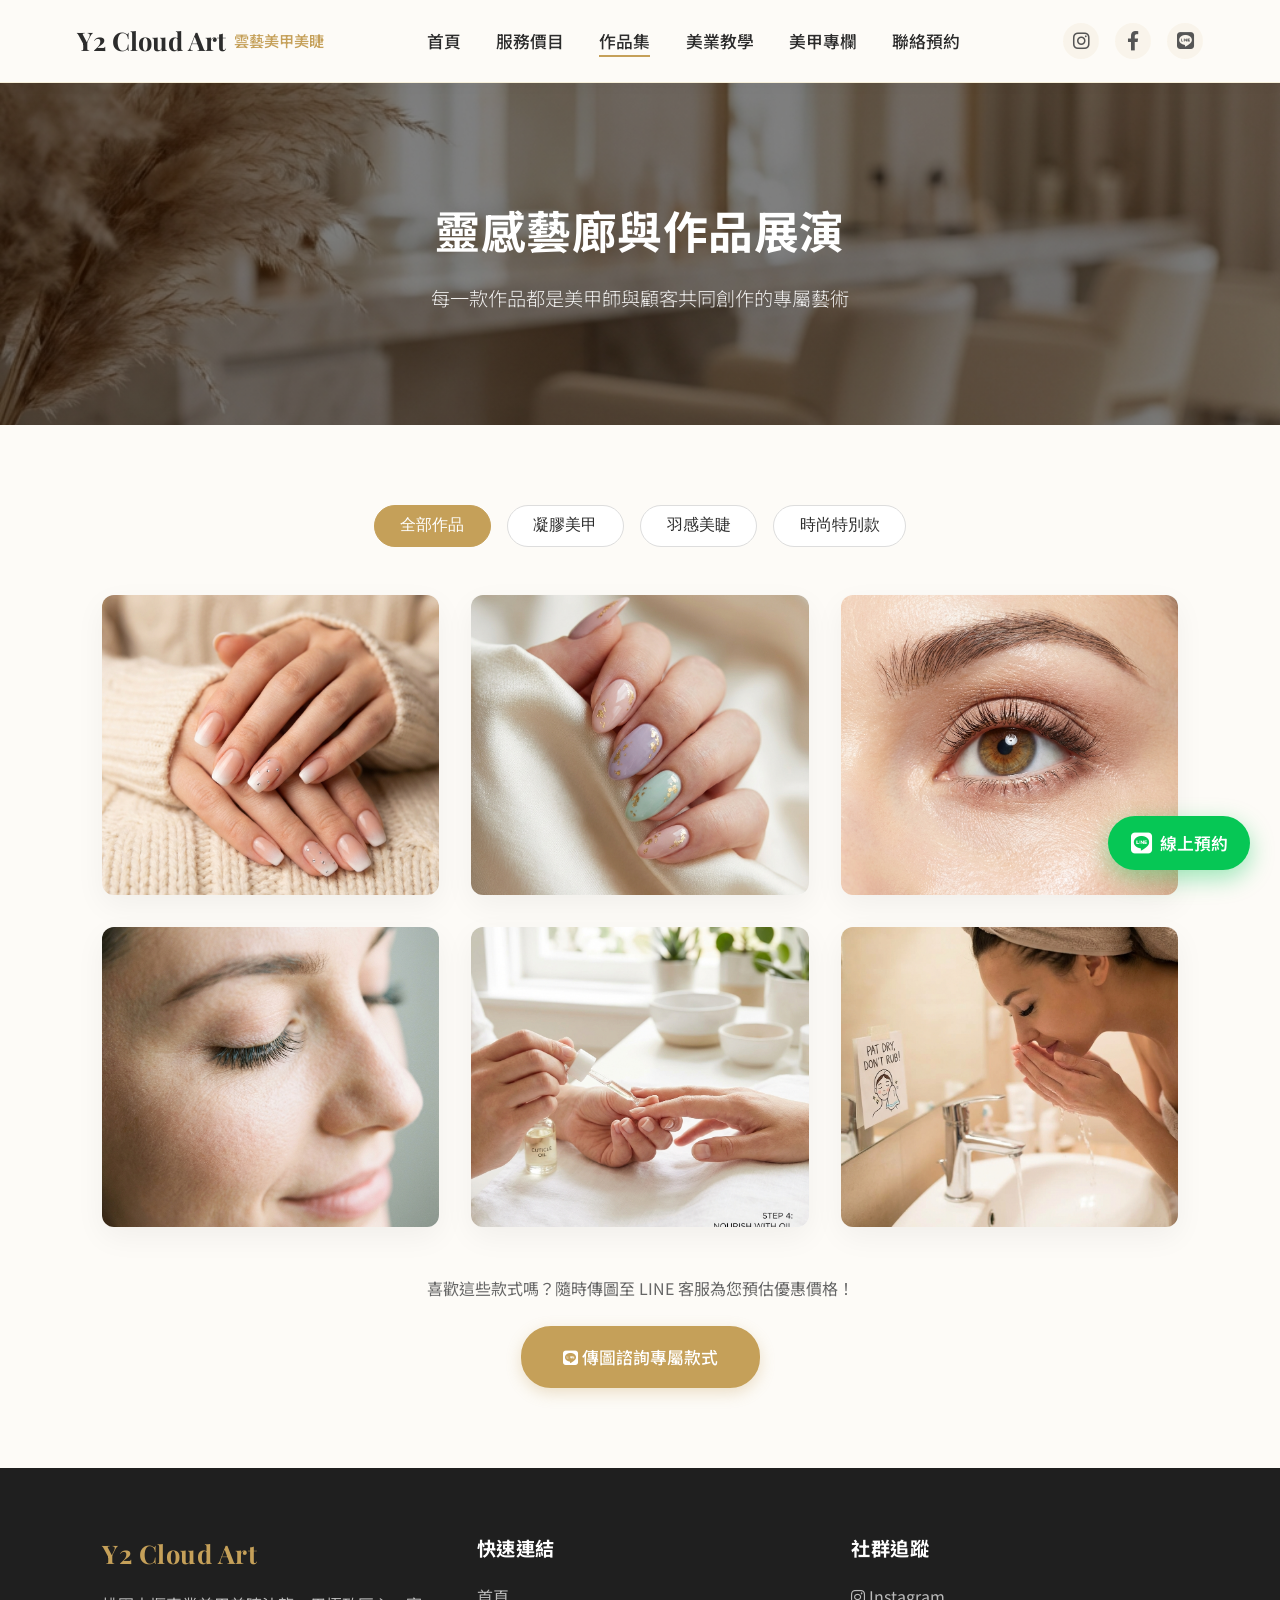
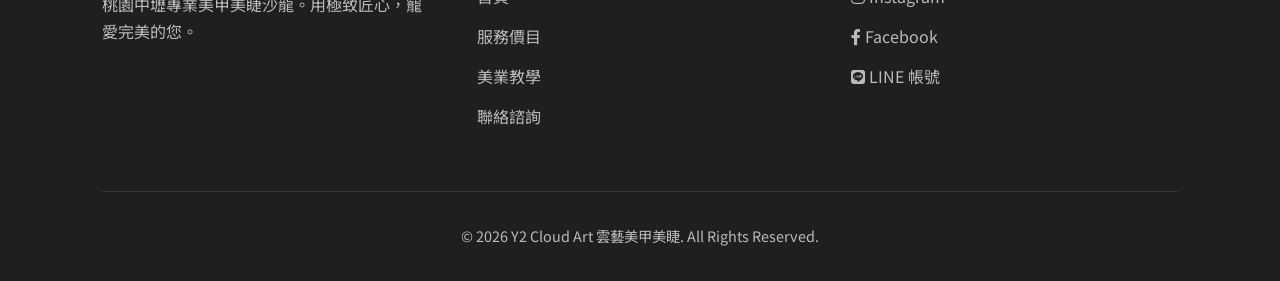
<file: gallery.html>
<!DOCTYPE html>
<html lang="zh-Hant">

<head>
    <meta charset="UTF-8">
    <meta name="viewport" content="width=device-width, initial-scale=1.0">
    <title>作品集展示 | Y2 Cloud Art 雲藝美甲美睫</title>
    <meta name="description" content="瀏覽 Y2 Cloud Art 雲藝美甲美睫的精選作品集，包含經典單色、奢華暈染美甲、極緻羽感美睫嫁接與精緻作品藝廊。">
    <link rel="stylesheet" href="css/style.css">
    <link href="https://fonts.googleapis.com/css2?family=Playfair+Display:wght@400;600;700&family=Noto+Sans+TC:wght@300;400;500;700&display=swap" rel="stylesheet">
    <link rel="stylesheet" href="https://cdnjs.cloudflare.com/ajax/libs/font-awesome/6.0.0/css/all.min.css">
</head>

<body>

    <!-- Header -->
    <header>
        <div class="logo">
            <a href="index.html">Y2 Cloud Art <span>雲藝美甲美睫</span></a>
        </div>
        <nav>
            <div class="menu-toggle" id="menuToggle">
                <i class="fas fa-bars"></i>
            </div>
            <ul id="navMenu">
                <li><a href="index.html">首頁</a></li>
                <li><a href="services.html">服務價目</a></li>
                <li><a href="gallery.html" class="active">作品集</a></li>
                <li><a href="course.html">美業教學</a></li>
                <li><a href="column.html">美甲專欄</a></li>
                <li><a href="contact.html">聯絡預約</a></li>
            </ul>
        </nav>
        <div class="header-socials">
            <a href="https://www.instagram.com/weimei1098/" target="_blank" title="Instagram"><i class="fab fa-instagram"></i></a>
            <a href="https://www.facebook.com/weimei088/" target="_blank" title="Facebook"><i class="fab fa-facebook-f"></i></a>
            <a href="https://line.me/R/ti/p/@vup2609a" target="_blank" title="LINE 預約"><i class="fab fa-line"></i></a>
        </div>
    </header>

    <!-- Page Banner -->
    <div class="page-hero" style="background-image: linear-gradient(rgba(0,0,0,0.5), rgba(0,0,0,0.5)), url('images/hero_bg.png');">
        <h1>靈感藝廊與作品展演</h1>
        <p>每一款作品都是美甲師與顧客共同創作的專屬藝術</p>
    </div>

    <section class="section-padding">
        <!-- Filter Controls -->
        <div class="gallery-filters">
            <button class="filter-btn active" data-filter="all">全部作品</button>
            <button class="filter-btn" data-filter="nail">凝膠美甲</button>
            <button class="filter-btn" data-filter="lash">羽感美睫</button>
            <button class="filter-btn" data-filter="blog">時尚特別款</button>
        </div>

        <!-- Gallery Grid -->
        <div class="gallery-grid-full" id="galleryGrid">
            <div class="gallery-card-item" data-category="nail">
                <div class="gallery-card-img">
                    <img src="images/nail_gallery_1.png" alt="經典香檳金暈染美甲">
                    <div class="gallery-card-hover">
                        <i class="fas fa-search-plus"></i>
                        <h4>法式香檳金暈染</h4>
                        <p>凝膠美甲</p>
                    </div>
                </div>
            </div>

            <div class="gallery-card-item" data-category="nail">
                <div class="gallery-card-img">
                    <img src="images/nail_service.png" alt="貓眼光感精緻美甲">
                    <div class="gallery-card-hover">
                        <i class="fas fa-search-plus"></i>
                        <h4>晶石貓眼極緻光感</h4>
                        <p>凝膠美甲</p>
                    </div>
                </div>
            </div>

            <div class="gallery-card-item" data-category="lash">
                <div class="gallery-card-img">
                    <img src="images/lash_gallery_1.png" alt="日式 3D 羽感自然嫁接">
                    <div class="gallery-card-hover">
                        <i class="fas fa-search-plus"></i>
                        <h4>日式 3D 羽感嫁接</h4>
                        <p>羽感美睫</p>
                    </div>
                </div>
            </div>

            <div class="gallery-card-item" data-category="lash">
                <div class="gallery-card-img">
                    <img src="images/lash_service.png" alt="韓式 6D 多根濃密美睫">
                    <div class="gallery-card-hover">
                        <i class="fas fa-search-plus"></i>
                        <h4>韓式 6D 多根電眼</h4>
                        <p>羽感美睫</p>
                    </div>
                </div>
            </div>

            <div class="gallery-card-item" data-category="blog">
                <div class="gallery-card-img">
                    <img src="images/blog_1.png" alt="流行花藝暈染造型">
                    <div class="gallery-card-hover">
                        <i class="fas fa-search-plus"></i>
                        <h4>極緻微雕花藝造型</h4>
                        <p>時尚特別款</p>
                    </div>
                </div>
            </div>

            <div class="gallery-card-item" data-category="blog">
                <div class="gallery-card-img">
                    <img src="images/blog_2.png" alt="高級幾何金箔款式">
                    <div class="gallery-card-hover">
                        <i class="fas fa-search-plus"></i>
                        <h4>金箔幾何奢華感</h4>
                        <p>時尚特別款</p>
                    </div>
                </div>
            </div>
        </div>

        <div style="text-align: center; margin-top: 3rem;">
            <p style="margin-bottom: 1.5rem; color: #666;">喜歡這些款式嗎？隨時傳圖至 LINE 客服為您預估優惠價格！</p>
            <a href="https://line.me/R/ti/p/@vup2609a" target="_blank" class="btn-primary"><i class="fab fa-line"></i> 傳圖諮詢專屬款式</a>
        </div>
    </section>

    <!-- Image Lightbox Modal -->
    <div class="lightbox-modal" id="lightboxModal">
        <span class="lightbox-close" id="lightboxClose">&times;</span>
        <img class="lightbox-content" id="lightboxImg" alt="大圖預覽">
        <div class="lightbox-caption" id="lightboxCaption"></div>
    </div>

    <!-- Footer -->
    <footer>
        <div class="footer-container">
            <div class="footer-col">
                <h3>Y2 Cloud Art</h3>
                <p>桃園中壢專業美甲美睫沙龍。用極致匠心，寵愛完美的您。</p>
            </div>
            <div class="footer-col">
                <h4>快速連結</h4>
                <ul>
                    <li><a href="index.html">首頁</a></li>
                    <li><a href="services.html">服務價目</a></li>
                    <li><a href="course.html">美業教學</a></li>
                    <li><a href="contact.html">聯絡諮詢</a></li>
                </ul>
            </div>
            <div class="footer-col">
                <h4>社群追蹤</h4>
                <div class="footer-socials">
                    <a href="https://www.instagram.com/weimei1098/" target="_blank"><i class="fab fa-instagram"></i> Instagram</a>
                    <a href="https://www.facebook.com/weimei088/" target="_blank"><i class="fab fa-facebook-f"></i> Facebook</a>
                    <a href="https://line.me/R/ti/p/@vup2609a" target="_blank"><i class="fab fa-line"></i> LINE 帳號</a>
                </div>
            </div>
        </div>
        <div class="footer-bottom">
            <p>&copy; 2026 Y2 Cloud Art 雲藝美甲美睫. All Rights Reserved.</p>
        </div>
    </footer>

    <!-- Floating LINE Button -->
    <a href="https://line.me/R/ti/p/@vup2609a" target="_blank" class="floating-line-btn" title="LINE 快速預約">
        <i class="fab fa-line"></i>
        <span>線上預約</span>
    </a>

    <script src="js/main.js"></script>
</body>

</html>
</file>
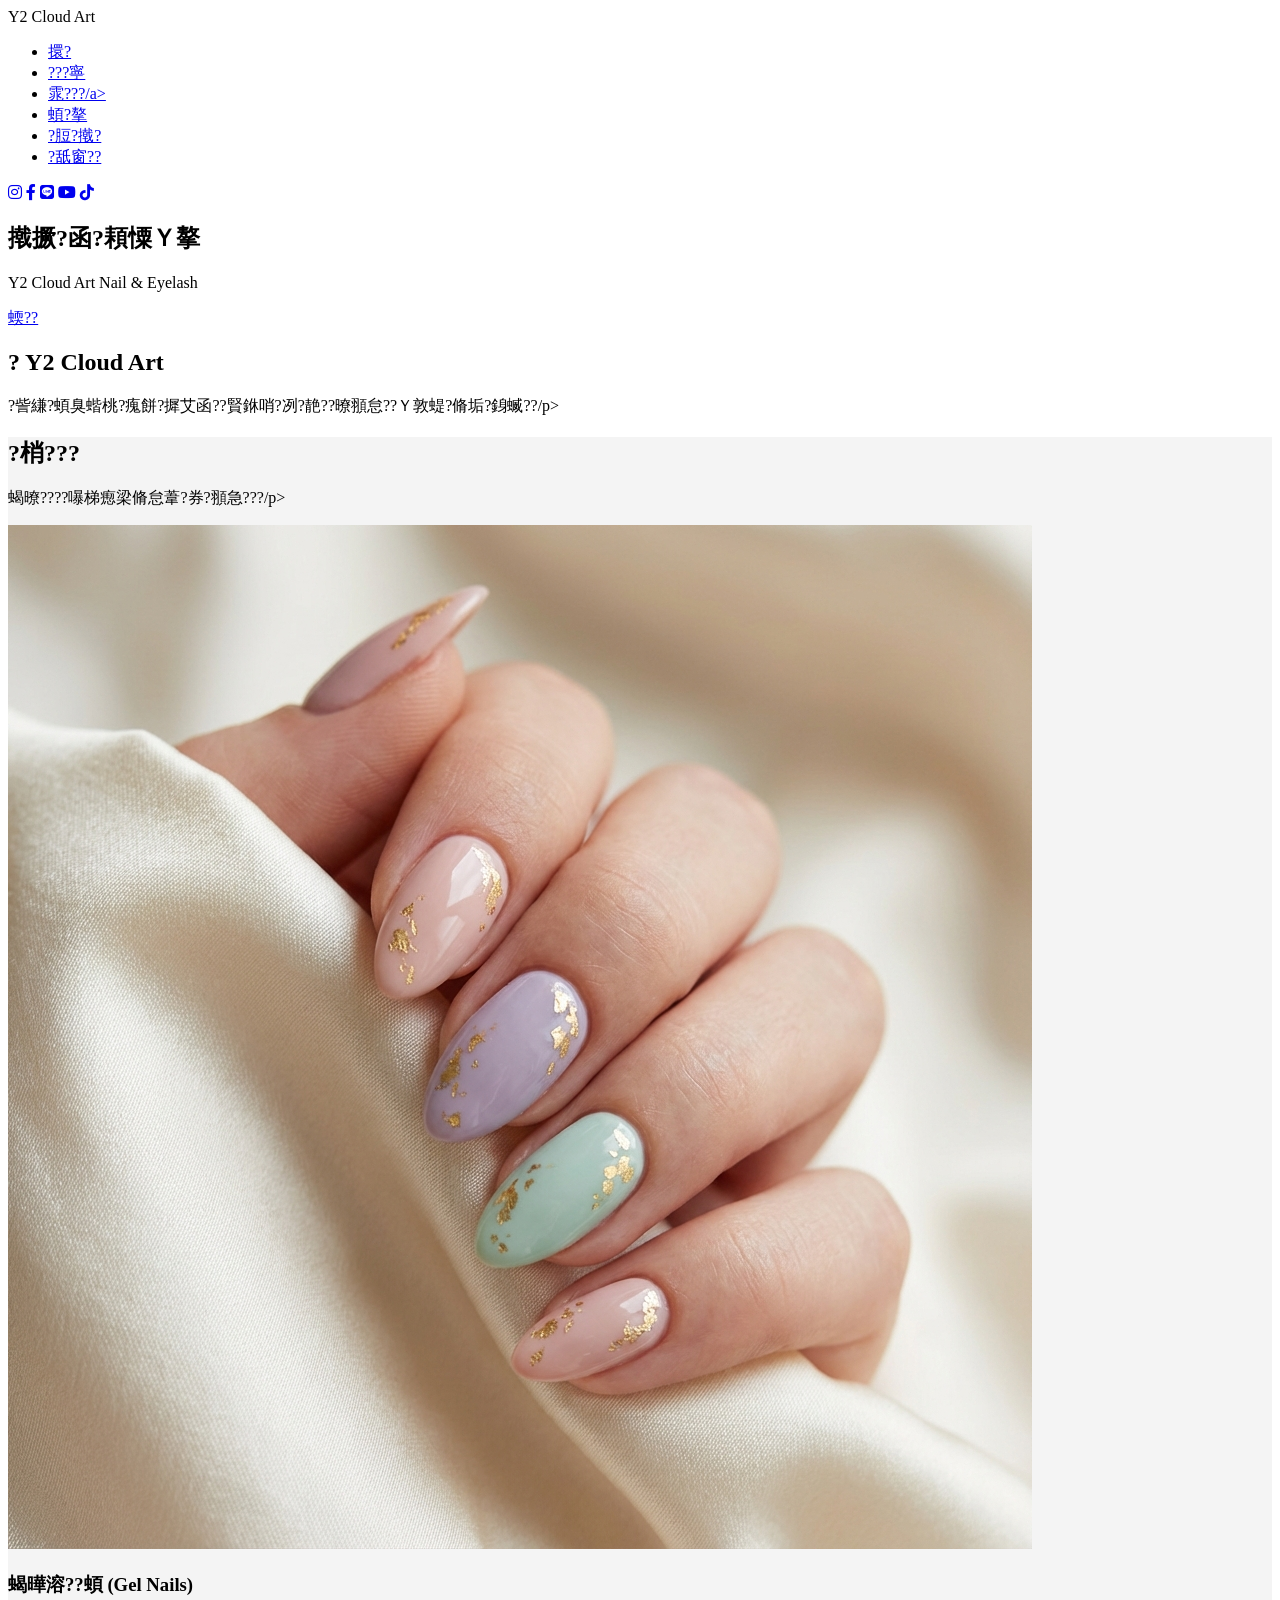
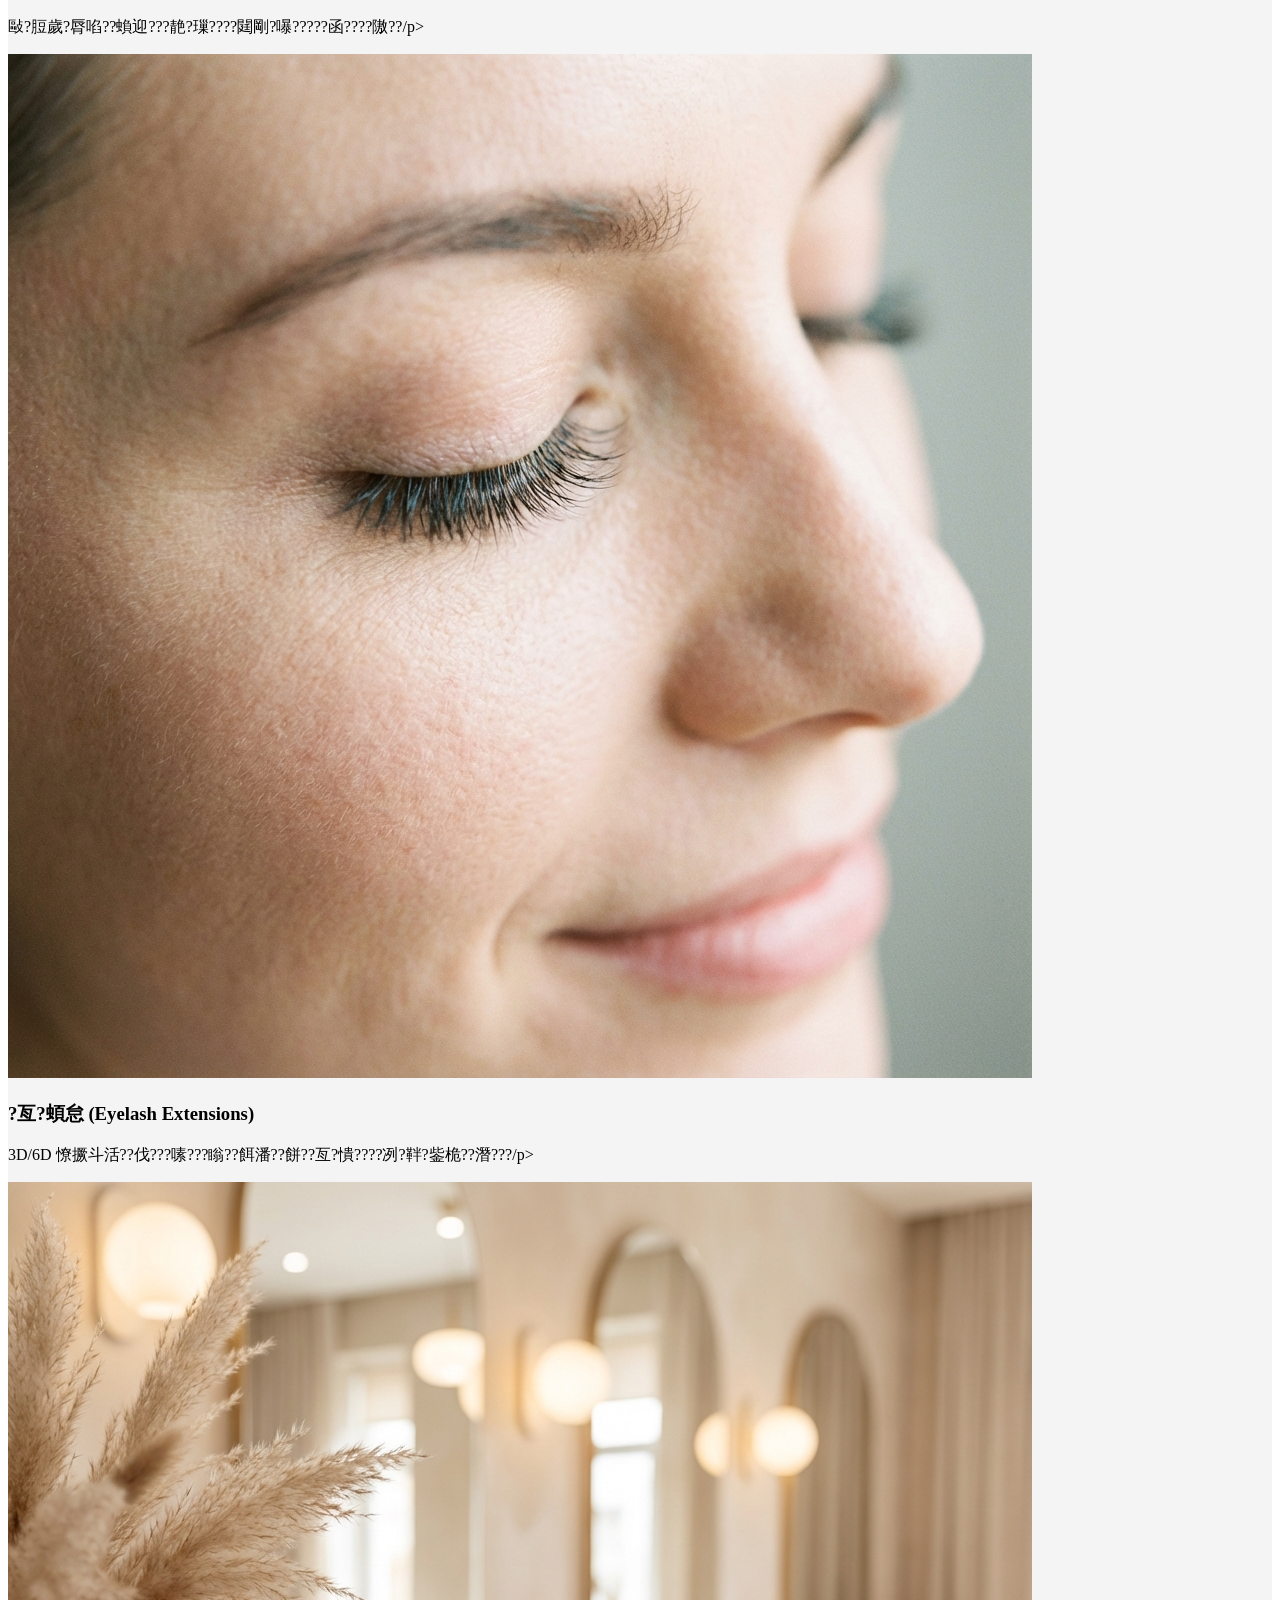
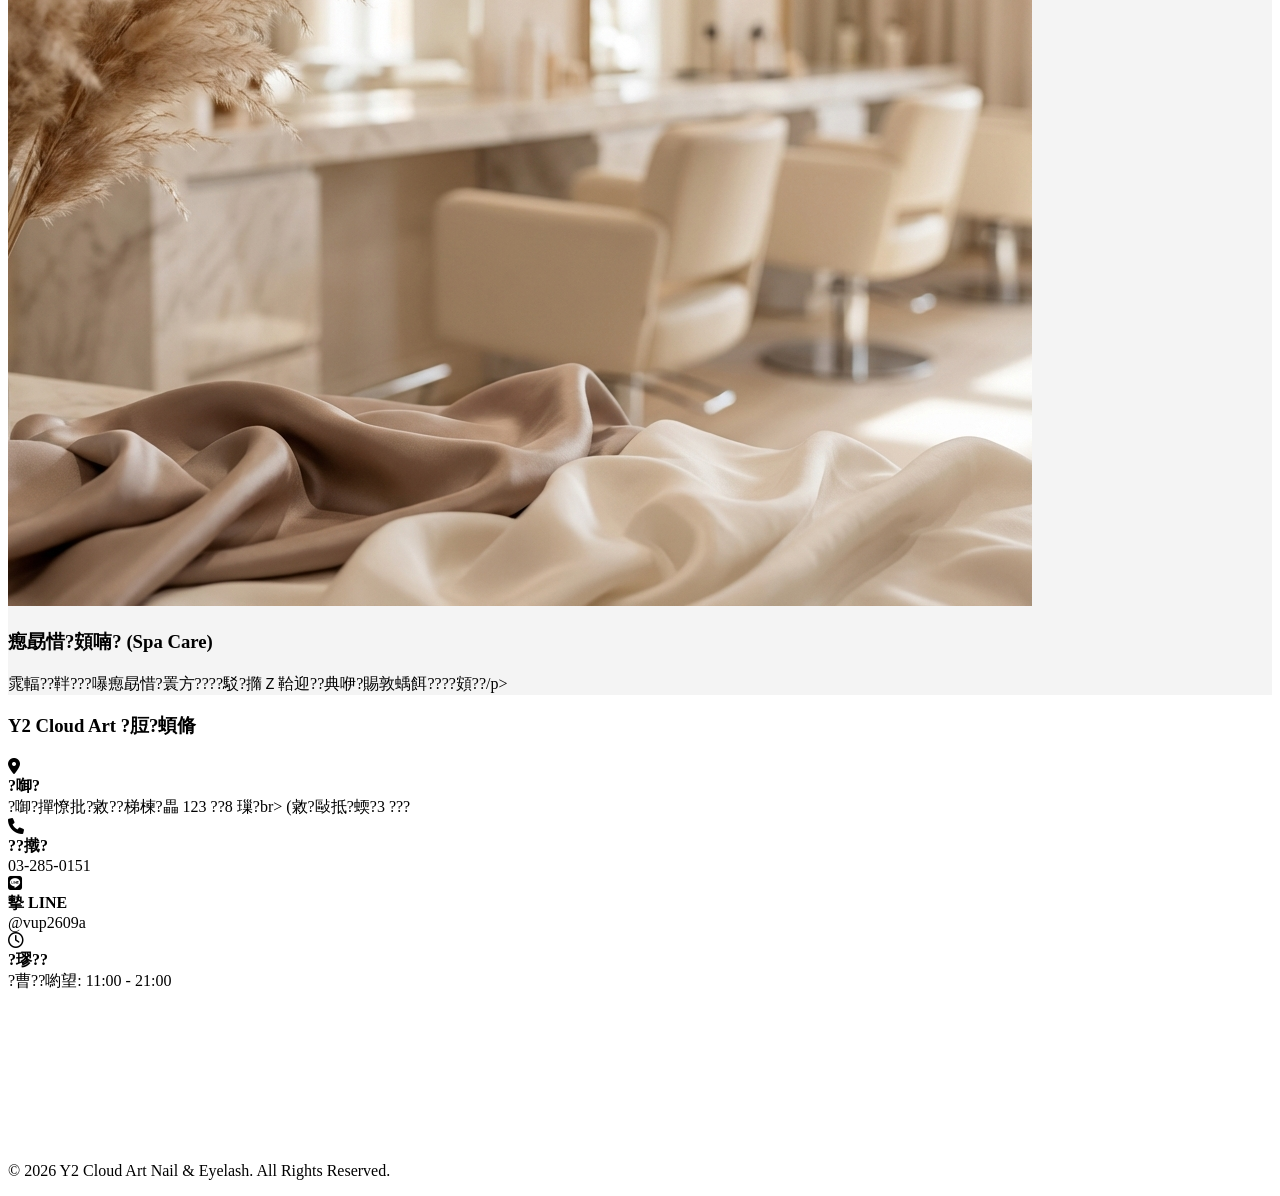
<file: index_backup.html>
<!DOCTYPE html>
<html lang="zh-Hant">

<head>
    <meta charset="UTF-8">
    <meta name="viewport" content="width=device-width, initial-scale=1.0">
    <title>Y2 Cloud Art | ?脰?蝢脩 - 撠撅?函?頛憟Ｙ摮</title>
    <meta name="description" content="Y2 Cloud Art ?脰?蝢脩恬?靘?蝝????脯亙??怠??交????芷??蝛?銝哨?冽??其?∩???撠?銵?>
    <link rel="stylesheet" href="css/style.css">
    <!-- Google Fonts -->
    <link
        href="https://fonts.googleapis.com/css2?family=Playfair+Display:wght@400;700&family=Lato:wght@300;400;700&display=swap"
        rel="stylesheet">
    <!-- Font Awesome for Icons -->
    <link rel="stylesheet" href="https://cdnjs.cloudflare.com/ajax/libs/font-awesome/6.0.0/css/all.min.css">
</head>

<body>

    <!-- Header -->
    <header>
        <div class="logo">Y2 Cloud Art</div>
        <nav>
            <ul>
                <li><a href="index.html" class="active">擐?</a></li>
                <li><a href="services.html">???寧</a></li>
                <li><a href="gallery.html">雿???/a></li>
                <li><a href="course.html">蝢?摮</a></li>
                <li><a href="column.html">?脰?撠?</a></li>
                <li><a href="contact.html">?舐窗??</a></li>
            </ul>
        </nav>
        <div class="header-socials">
            <a href="https://www.instagram.com/weimei1098/" target="_blank" title="Instagram"><i class="fab fa-instagram"></i></a>
            <a href="https://www.facebook.com/weimei088/" target="_blank" title="Facebook"><i class="fab fa-facebook-f"></i></a>
            <a href="https://line.me/R/ti/p/@vup2609a" target="_blank" title="LINE"><i class="fab fa-line"></i></a>
            <a href="#" target="_blank" title="YouTube"><i class="fab fa-youtube"></i></a>
            <a href="#" target="_blank" title="TikTok"><i class="fab fa-tiktok"></i></a>
        </div>
    </header>

    <!-- Hero Section -->
    <section class="hero">
        <h1>撠撅?函?頛憟Ｙ摮</h1>
        <p>Y2 Cloud Art Nail & Eyelash</p>
        <a href="contact.html" class="btn-primary">蝡??</a>
    </section>

    <!-- About Section -->
    <section class="section-padding">
        <div class="section-title">
            <h2>? Y2 Cloud Art</h2>
            <p>?訾縑?蝢臭蝔桃?瘣餅?摨艾函??賢銝哨?冽?靘??暸頨怠??Ｙ敦蝭?脩垢?銵蝛??/p>
        </div>
    </section>

    <!-- Featured Services -->
    <section class="section-padding" style="background-color: #f4f4f4;">
        <div class="section-title">
            <h2>?梢???</h2>
            <p>蝎暸????嚗梯瘛梁脩怠葦?券?頨急???/p>
        </div>

        <div class="services-grid">
            <!-- Service 1 -->
            <div class="service-card">
                <div class="service-img">
                    <img src="images/nail_service.png" alt="蝎曄溶??蝢">
                </div>
                <div class="service-info">
                    <h3>蝎曄溶??蝢 (Gel Nails)</h3>
                    <p>敺?脰歲?脣啗??蝜迎???靘?璅????閮剛?嚗?????函????隞??/p>
                </div>
            </div>

            <!-- Service 2 -->
            <div class="service-card">
                <div class="service-img">
                    <img src="images/lash_service.png" alt="?亙?蝢怠">
                </div>
                <div class="service-info">
                    <h3>?亙?蝢怠 (Eyelash Extensions)</h3>
                    <p>3D/6D 憭撅斗活??伐???嗉???瞈??餌潘??餅??亙?憒????冽?靽?鈭桅??潛???/p>
                </div>
            </div>

            <!-- Service 3 -->
            <div class="service-card">
                <div class="service-img">
                    <!-- Placeholder for potential 3rd service, reusing nail img for now or could generate another -->
                    <img src="images/hero_bg.png" alt="?頞喃?霅瑞?" style="object-position: bottom;">
                </div>
                <div class="service-info">
                    <h3>瘛勗惜?頞喃? (Spa Care)</h3>
                    <p>雿輻??靽???嚗瘛勗惜?瞏方????駁?撱Ｚ鞈迎??典咿?賜敦蝺餌????頞??/p>
                </div>
            </div>
        </div>
    </section>

    <!-- Footer with New Map Layout -->
    <section class="footer-map-section">
        <div class="footer-info-left">
            <h3>Y2 Cloud Art ?脰?蝢脩</h3>
            <div class="info-row">
                <i class="fas fa-map-marker-alt"></i>
                <div>
                    <strong>?啣?</strong><br>
                    ?啣?撣憭批?敹??梯楝?畾 123 ??8 璅?br>
                    (敹?敺抵?蝡?3 ???
                </div>
            </div>
            <div class="info-row">
                <i class="fas fa-phone"></i>
                <div>
                    <strong>??撠?</strong><br>
                    03-285-0151
                </div>
            </div>
            <div class="info-row">
                <i class="fab fa-line"></i>
                <div>
                    <strong>摰 LINE</strong><br>
                    @vup2609a
                </div>
            </div>
            <div class="info-row">
                <i class="far fa-clock"></i>
                <div>
                    <strong>?璆??</strong><br>
                    ?曹??喲望: 11:00 - 21:00
                </div>
            </div>
        </div>
        <div class="footer-map-right">
            <iframe
                src="https://www.google.com/maps/embed?pb=!1m18!1m12!1m3!1d3614.7036049286955!2d121.54145931500643!3d25.044129283967586!2m3!1f0!2f0!3f0!3m2!1i1024!2i768!4f13.1!3m3!1m2!1s0x3442a97d25686003%3A0x6c4293f0b2405021!2sZhongxiao%20Fuxing%20Station!5e0!3m2!1sen!2stw!4v1625641723223!5m2!1sen!2stw"
                width="100%" height="100%" style="border:0;" allowfullscreen="" loading="lazy"></iframe>
        </div>
    </section>

    <!-- Footer -->
    <footer>
        <p>&copy; 2026 Y2 Cloud Art Nail & Eyelash. All Rights Reserved.</p>
    </footer>

    <!-- Simple JS backbone -->
    <script src="js/main.js"></script>
</body>

</html>
</file>
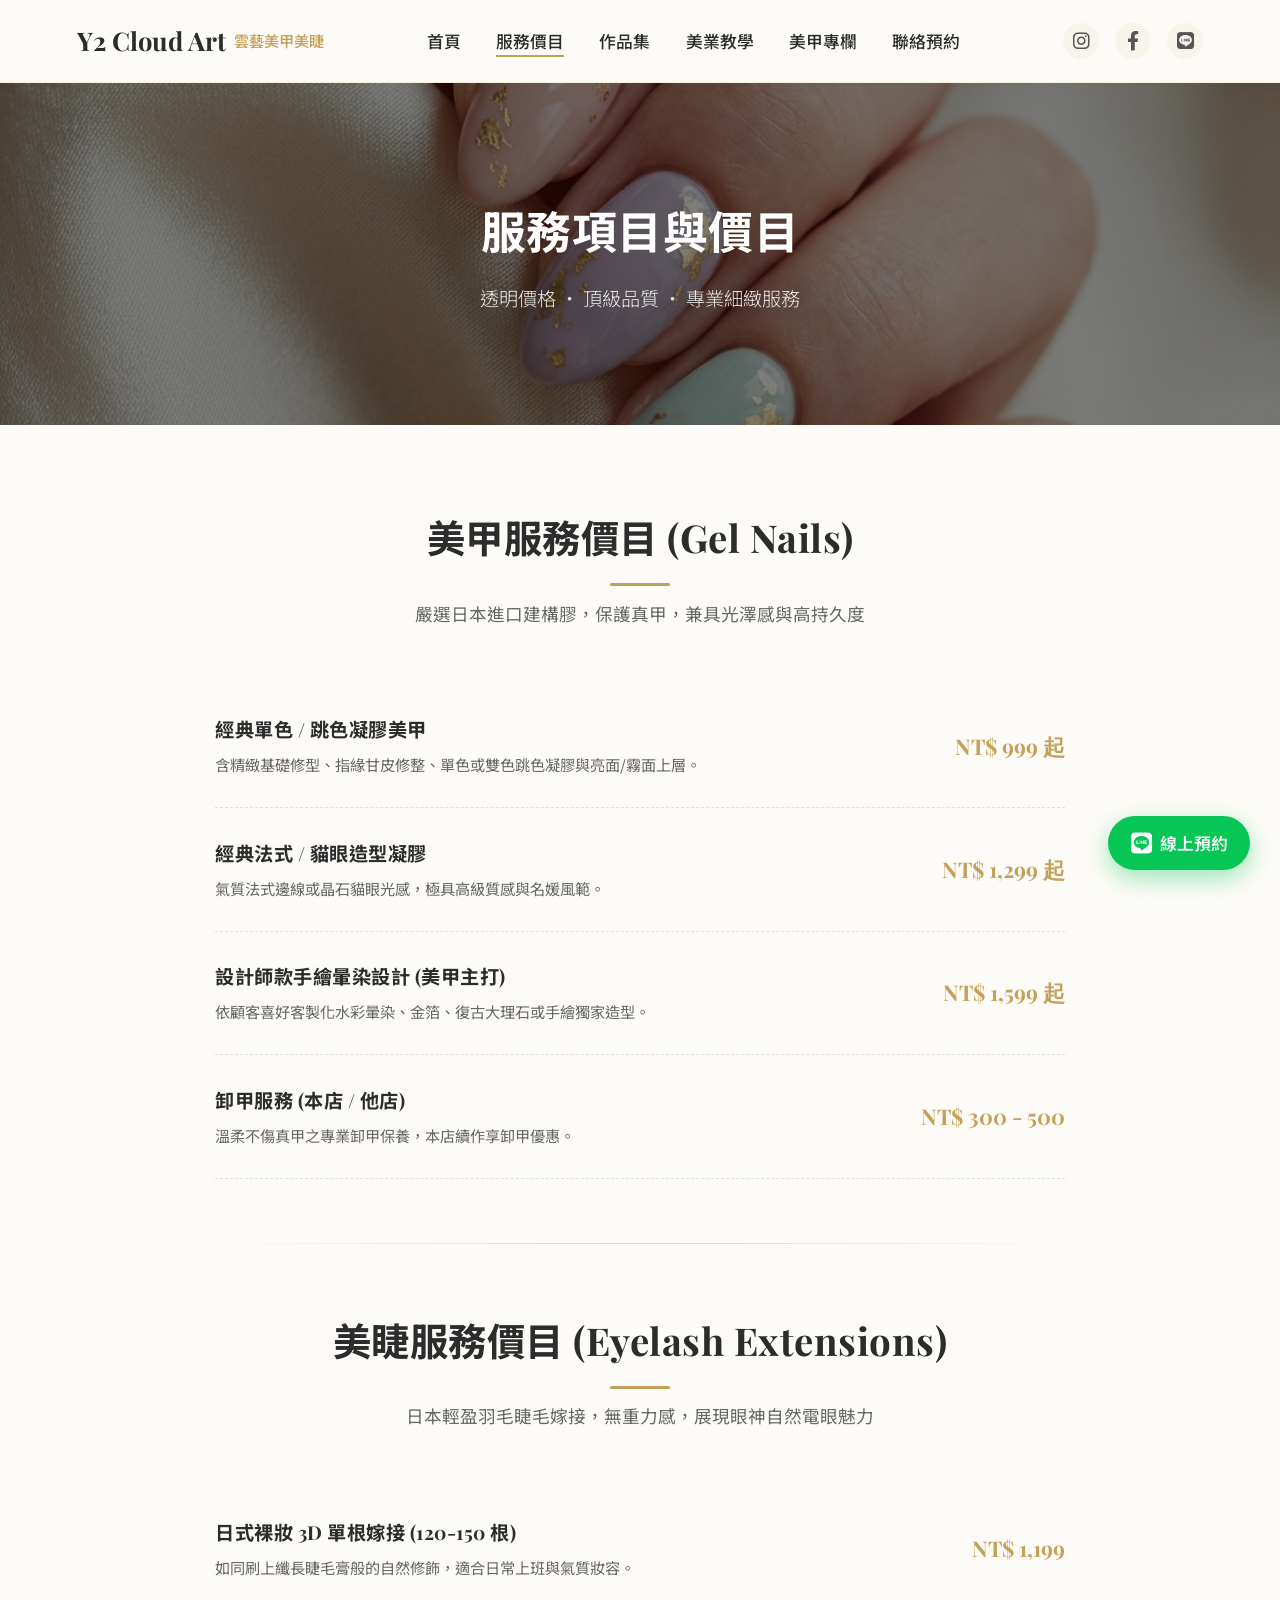
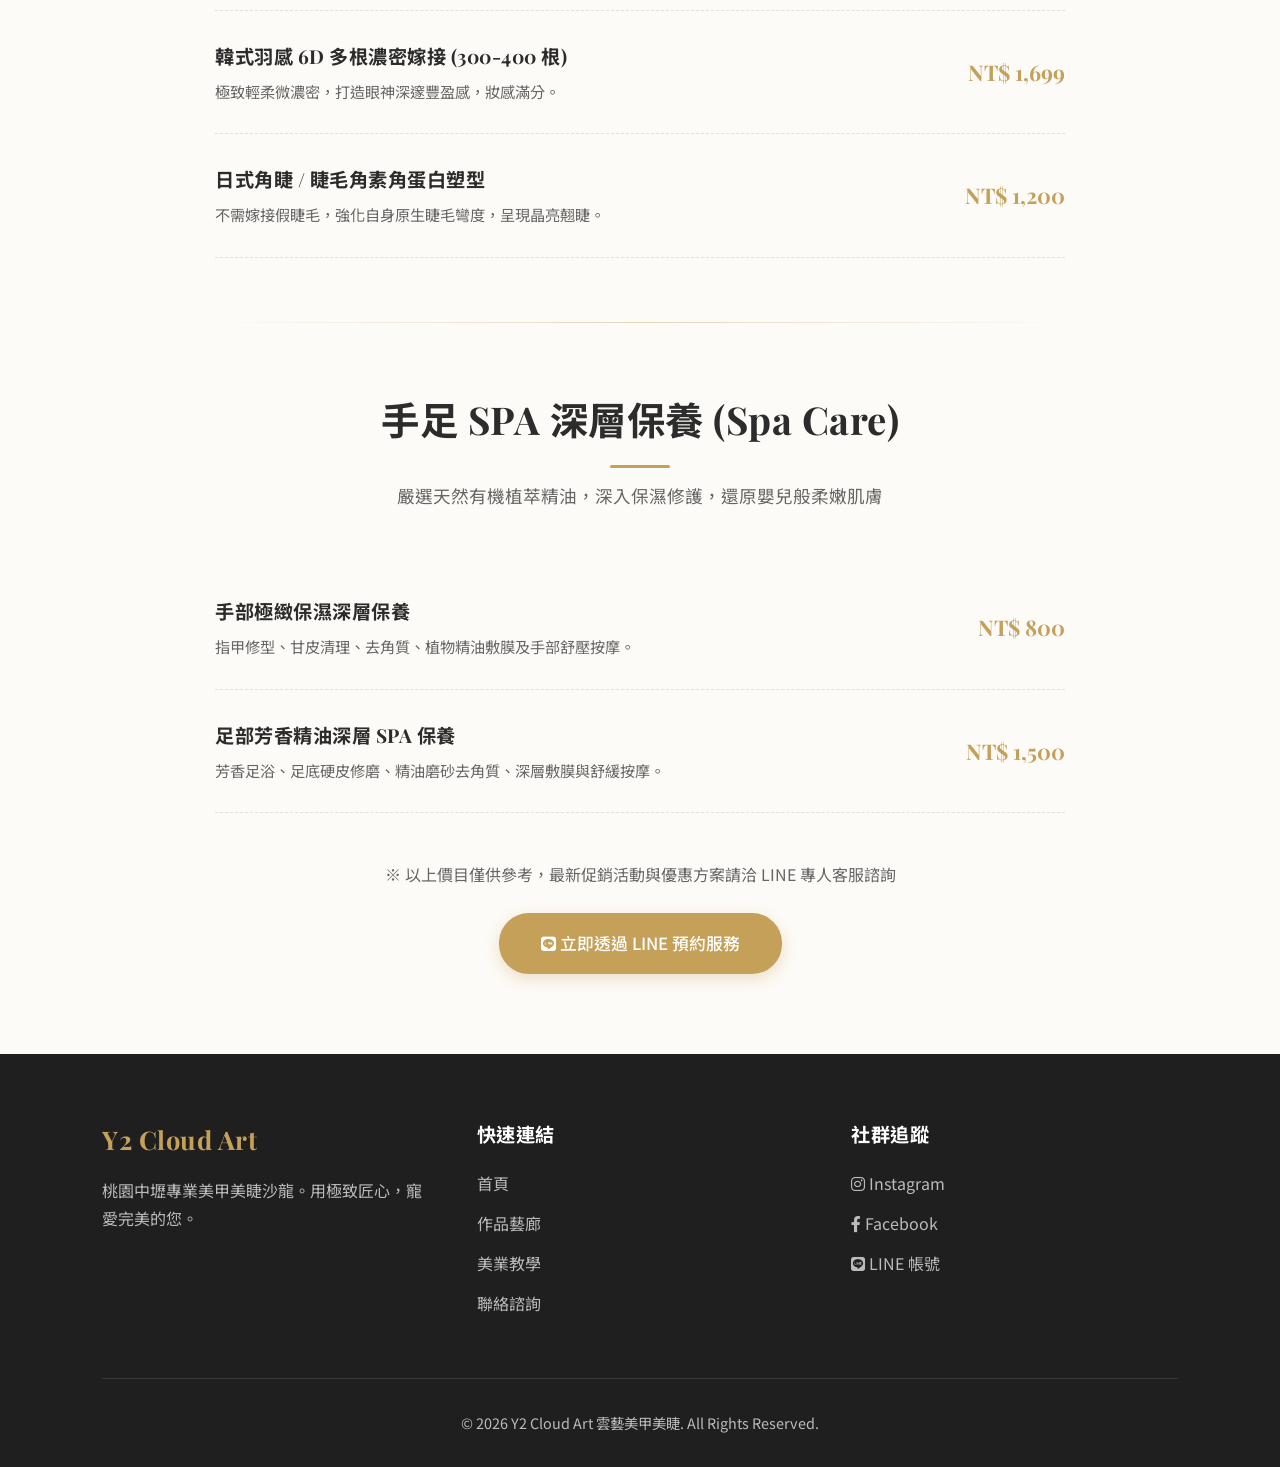
<file: services.html>
<!DOCTYPE html>
<html lang="zh-Hant">

<head>
    <meta charset="UTF-8">
    <meta name="viewport" content="width=device-width, initial-scale=1.0">
    <title>服務價目表 | Y2 Cloud Art 雲藝美甲美睫</title>
    <meta name="description" content="Y2 Cloud Art 雲藝美甲美睫透明公開服務項目與價目，包含日式單色凝膠美甲、造型設計、3D/6D羽感美睫嫁接、角睫保養與手足深層保養。">
    <link rel="stylesheet" href="css/style.css">
    <link href="https://fonts.googleapis.com/css2?family=Playfair+Display:wght@400;600;700&family=Noto+Sans+TC:wght@300;400;500;700&display=swap" rel="stylesheet">
    <link rel="stylesheet" href="https://cdnjs.cloudflare.com/ajax/libs/font-awesome/6.0.0/css/all.min.css">
</head>

<body>

    <!-- Header -->
    <header>
        <div class="logo">
            <a href="index.html">Y2 Cloud Art <span>雲藝美甲美睫</span></a>
        </div>
        <nav>
            <div class="menu-toggle" id="menuToggle">
                <i class="fas fa-bars"></i>
            </div>
            <ul id="navMenu">
                <li><a href="index.html">首頁</a></li>
                <li><a href="services.html" class="active">服務價目</a></li>
                <li><a href="gallery.html">作品集</a></li>
                <li><a href="course.html">美業教學</a></li>
                <li><a href="column.html">美甲專欄</a></li>
                <li><a href="contact.html">聯絡預約</a></li>
            </ul>
        </nav>
        <div class="header-socials">
            <a href="https://www.instagram.com/weimei1098/" target="_blank" title="Instagram"><i class="fab fa-instagram"></i></a>
            <a href="https://www.facebook.com/weimei088/" target="_blank" title="Facebook"><i class="fab fa-facebook-f"></i></a>
            <a href="https://line.me/R/ti/p/@vup2609a" target="_blank" title="LINE 預約"><i class="fab fa-line"></i></a>
        </div>
    </header>

    <!-- Page Banner -->
    <div class="page-hero" style="background-image: linear-gradient(rgba(0,0,0,0.5), rgba(0,0,0,0.5)), url('images/nail_service.png');">
        <h1>服務項目與價目</h1>
        <p>透明價格 · 頂級品質 · 專業細緻服務</p>
    </div>

    <section class="section-padding">
        <div class="section-title">
            <h2>美甲服務價目 (Gel Nails)</h2>
            <p>嚴選日本進口建構膠，保護真甲，兼具光澤感與高持久度</p>
        </div>

        <div class="price-list">
            <div class="price-item">
                <div class="price-info">
                    <h3>經典單色 / 跳色凝膠美甲</h3>
                    <p>含精緻基礎修型、指緣甘皮修整、單色或雙色跳色凝膠與亮面/霧面上層。</p>
                </div>
                <div class="price-tag">NT$ 999 起</div>
            </div>
            <div class="price-item">
                <div class="price-info">
                    <h3>經典法式 / 貓眼造型凝膠</h3>
                    <p>氣質法式邊線或晶石貓眼光感，極具高級質感與名媛風範。</p>
                </div>
                <div class="price-tag">NT$ 1,299 起</div>
            </div>
            <div class="price-item">
                <div class="price-info">
                    <h3>設計師款手繪暈染設計 (美甲主打)</h3>
                    <p>依顧客喜好客製化水彩暈染、金箔、復古大理石或手繪獨家造型。</p>
                </div>
                <div class="price-tag">NT$ 1,599 起</div>
            </div>
            <div class="price-item">
                <div class="price-info">
                    <h3>卸甲服務 (本店 / 他店)</h3>
                    <p>溫柔不傷真甲之專業卸甲保養，本店續作享卸甲優惠。</p>
                </div>
                <div class="price-tag">NT$ 300 - 500</div>
            </div>
        </div>

        <div class="category-divider"></div>

        <div class="section-title">
            <h2>美睫服務價目 (Eyelash Extensions)</h2>
            <p>日本輕盈羽毛睫毛嫁接，無重力感，展現眼神自然電眼魅力</p>
        </div>

        <div class="price-list">
            <div class="price-item">
                <div class="price-info">
                    <h3>日式裸妝 3D 單根嫁接 (120-150 根)</h3>
                    <p>如同刷上纖長睫毛膏般的自然修飾，適合日常上班與氣質妝容。</p>
                </div>
                <div class="price-tag">NT$ 1,199</div>
            </div>
            <div class="price-item">
                <div class="price-info">
                    <h3>韓式羽感 6D 多根濃密嫁接 (300-400 根)</h3>
                    <p>極致輕柔微濃密，打造眼神深邃豐盈感，妝感滿分。</p>
                </div>
                <div class="price-tag">NT$ 1,699</div>
            </div>
            <div class="price-item">
                <div class="price-info">
                    <h3>日式角睫 / 睫毛角素角蛋白塑型</h3>
                    <p>不需嫁接假睫毛，強化自身原生睫毛彎度，呈現晶亮翹睫。</p>
                </div>
                <div class="price-tag">NT$ 1,200</div>
            </div>
        </div>

        <div class="category-divider"></div>

        <div class="section-title">
            <h2>手足 SPA 深層保養 (Spa Care)</h2>
            <p>嚴選天然有機植萃精油，深入保濕修護，還原嬰兒般柔嫩肌膚</p>
        </div>

        <div class="price-list">
            <div class="price-item">
                <div class="price-info">
                    <h3>手部極緻保濕深層保養</h3>
                    <p>指甲修型、甘皮清理、去角質、植物精油敷膜及手部舒壓按摩。</p>
                </div>
                <div class="price-tag">NT$ 800</div>
            </div>
            <div class="price-item">
                <div class="price-info">
                    <h3>足部芳香精油深層 SPA 保養</h3>
                    <p>芳香足浴、足底硬皮修磨、精油磨砂去角質、深層敷膜與舒緩按摩。</p>
                </div>
                <div class="price-tag">NT$ 1,500</div>
            </div>
        </div>

        <div style="text-align: center; margin-top: 3rem;">
            <p style="margin-bottom: 1.5rem; color: #666;">※ 以上價目僅供參考，最新促銷活動與優惠方案請洽 LINE 專人客服諮詢</p>
            <a href="https://line.me/R/ti/p/@vup2609a" target="_blank" class="btn-primary"><i class="fab fa-line"></i> 立即透過 LINE 預約服務</a>
        </div>
    </section>

    <!-- Footer -->
    <footer>
        <div class="footer-container">
            <div class="footer-col">
                <h3>Y2 Cloud Art</h3>
                <p>桃園中壢專業美甲美睫沙龍。用極致匠心，寵愛完美的您。</p>
            </div>
            <div class="footer-col">
                <h4>快速連結</h4>
                <ul>
                    <li><a href="index.html">首頁</a></li>
                    <li><a href="gallery.html">作品藝廊</a></li>
                    <li><a href="course.html">美業教學</a></li>
                    <li><a href="contact.html">聯絡諮詢</a></li>
                </ul>
            </div>
            <div class="footer-col">
                <h4>社群追蹤</h4>
                <div class="footer-socials">
                    <a href="https://www.instagram.com/weimei1098/" target="_blank"><i class="fab fa-instagram"></i> Instagram</a>
                    <a href="https://www.facebook.com/weimei088/" target="_blank"><i class="fab fa-facebook-f"></i> Facebook</a>
                    <a href="https://line.me/R/ti/p/@vup2609a" target="_blank"><i class="fab fa-line"></i> LINE 帳號</a>
                </div>
            </div>
        </div>
        <div class="footer-bottom">
            <p>&copy; 2026 Y2 Cloud Art 雲藝美甲美睫. All Rights Reserved.</p>
        </div>
    </footer>

    <!-- Floating LINE Button -->
    <a href="https://line.me/R/ti/p/@vup2609a" target="_blank" class="floating-line-btn" title="LINE 快速預約">
        <i class="fab fa-line"></i>
        <span>線上預約</span>
    </a>

    <script src="js/main.js"></script>
</body>

</html>
</file>
<file: css/style.css>
/* Light Luxury Design System for Y2 Cloud Art */
:root {
    --primary-bg: #FDFBF7;
    --card-bg: #FFFFFF;
    --accent-gold: #C5A059;
    --accent-gold-hover: #B08B46;
    --accent-rose: #E6C0C0;
    --text-dark: #2C2C2C;
    --text-muted: #666666;
    --text-light: #FFFFFF;
    --font-heading: 'Playfair Display', serif;
    --font-body: 'Noto Sans TC', 'Lato', sans-serif;
    --transition: all 0.35s cubic-bezier(0.25, 0.8, 0.25, 1);
    --shadow-soft: 0 10px 30px rgba(0, 0, 0, 0.05);
    --shadow-hover: 0 15px 35px rgba(197, 160, 89, 0.15);
}

* {
    margin: 0;
    padding: 0;
    box-sizing: border-box;
}

html {
    scroll-behavior: smooth;
}

body {
    font-family: var(--font-body);
    background-color: var(--primary-bg);
    color: var(--text-dark);
    line-height: 1.7;
    overflow-x: hidden;
}

h1, h2, h3, h4 {
    font-family: var(--font-heading), var(--font-body);
    font-weight: 700;
    letter-spacing: 0.5px;
}

a {
    text-decoration: none;
    color: inherit;
    transition: var(--transition);
}

/* Header & Navigation */
header {
    display: flex;
    justify-content: space-between;
    align-items: center;
    padding: 1.2rem 6%;
    background-color: rgba(253, 251, 247, 0.95);
    backdrop-filter: blur(10px);
    position: sticky;
    top: 0;
    z-index: 1000;
    box-shadow: 0 2px 15px rgba(0, 0, 0, 0.03);
    border-bottom: 1px solid rgba(212, 175, 55, 0.15);
}

.logo a {
    font-family: var(--font-heading);
    font-size: 1.6rem;
    font-weight: 700;
    color: var(--text-dark);
    display: flex;
    align-items: center;
    gap: 8px;
}

.logo a span {
    font-size: 0.95rem;
    font-family: var(--font-body);
    color: var(--accent-gold);
    font-weight: 500;
}

.menu-toggle {
    display: none;
    font-size: 1.5rem;
    cursor: pointer;
    color: var(--text-dark);
}

nav ul {
    display: flex;
    list-style: none;
    gap: 2.2rem;
}

nav a {
    font-size: 1.05rem;
    font-weight: 500;
    color: var(--text-dark);
    position: relative;
    padding: 0.3rem 0;
}

nav a::after {
    content: '';
    position: absolute;
    width: 0;
    height: 2px;
    bottom: 0;
    left: 0;
    background-color: var(--accent-gold);
    transition: var(--transition);
}

nav a:hover::after, nav a.active::after {
    width: 100%;
}

.header-socials {
    display: flex;
    gap: 1rem;
}

.header-socials a {
    font-size: 1.2rem;
    color: #555;
    width: 36px;
    height: 36px;
    border-radius: 50%;
    display: flex;
    align-items: center;
    justify-content: center;
    background-color: rgba(197, 160, 89, 0.08);
    transition: var(--transition);
}

.header-socials a:hover {
    background-color: var(--accent-gold);
    color: #fff;
    transform: translateY(-3px);
}

/* Hero Section */
.hero {
    height: 85vh;
    min-height: 550px;
    background: linear-gradient(rgba(0, 0, 0, 0.45), rgba(0, 0, 0, 0.45)), url('../images/hero_bg.png');
    background-size: cover;
    background-position: center;
    display: flex;
    justify-content: center;
    align-items: center;
    text-align: center;
    color: var(--text-light);
    padding: 0 1.5rem;
}

.hero-content {
    max-width: 800px;
}

.hero h1 {
    font-size: 3.5rem;
    margin-bottom: 1.2rem;
    text-shadow: 0 4px 15px rgba(0, 0, 0, 0.4);
}

.hero p {
    font-size: 1.5rem;
    margin-bottom: 2.2rem;
    font-weight: 300;
    letter-spacing: 2px;
}

.btn-primary {
    display: inline-block;
    padding: 0.9rem 2.5rem;
    background-color: var(--accent-gold);
    color: var(--text-light);
    font-size: 1.05rem;
    font-weight: 500;
    border-radius: 30px;
    border: 2px solid var(--accent-gold);
    cursor: pointer;
    transition: var(--transition);
    box-shadow: 0 5px 15px rgba(197, 160, 89, 0.3);
}

.btn-primary:hover {
    background-color: transparent;
    color: #fff;
    border-color: #fff;
    transform: translateY(-2px);
}

.btn-secondary {
    display: inline-block;
    padding: 0.8rem 2rem;
    background-color: transparent;
    color: var(--accent-gold);
    font-size: 1rem;
    font-weight: 500;
    border-radius: 30px;
    border: 2px solid var(--accent-gold);
    transition: var(--transition);
}

.btn-secondary:hover {
    background-color: var(--accent-gold);
    color: #fff;
}

/* Page Hero Banner */
.page-hero {
    height: 38vh;
    min-height: 280px;
    background-size: cover;
    background-position: center;
    display: flex;
    flex-direction: column;
    justify-content: center;
    align-items: center;
    text-align: center;
    color: #fff;
    padding: 0 1rem;
}

.page-hero h1 {
    font-size: 2.8rem;
    margin-bottom: 0.8rem;
}

.page-hero p {
    font-size: 1.2rem;
    font-weight: 300;
    opacity: 0.9;
}

/* Section Common */
.section-padding {
    padding: 5rem 8%;
}

.section-title {
    text-align: center;
    margin-bottom: 3.5rem;
}

.section-title h2 {
    font-size: 2.4rem;
    color: var(--text-dark);
    margin-bottom: 0.8rem;
    position: relative;
    display: inline-block;
}

.section-title h2::after {
    content: '';
    display: block;
    width: 60px;
    height: 3px;
    background-color: var(--accent-gold);
    margin: 0.8rem auto 0 auto;
    border-radius: 2px;
}

.section-title p {
    color: var(--text-muted);
    font-size: 1.1rem;
    max-width: 650px;
    margin: 0 auto;
}

/* About Grid */
.about-grid {
    display: grid;
    grid-template-columns: repeat(auto-fit, minmax(280px, 1fr));
    gap: 2.5rem;
}

.about-card {
    background: #fff;
    padding: 2.5rem 2rem;
    border-radius: 12px;
    text-align: center;
    box-shadow: var(--shadow-soft);
    transition: var(--transition);
    border: 1px solid rgba(0, 0, 0, 0.04);
}

.about-card:hover {
    transform: translateY(-8px);
    box-shadow: var(--shadow-hover);
}

.about-icon {
    width: 70px;
    height: 70px;
    margin: 0 auto 1.5rem auto;
    border-radius: 50%;
    background-color: rgba(197, 160, 89, 0.1);
    color: var(--accent-gold);
    display: flex;
    align-items: center;
    justify-content: center;
    font-size: 1.8rem;
}

.about-card h3 {
    font-size: 1.3rem;
    margin-bottom: 1rem;
    color: var(--text-dark);
}

.about-card p {
    color: var(--text-muted);
    font-size: 0.98rem;
}

/* Services Section */
.services-grid {
    display: grid;
    grid-template-columns: repeat(auto-fit, minmax(320px, 1fr));
    gap: 2.5rem;
}

.service-card {
    background: var(--card-bg);
    border-radius: 14px;
    overflow: hidden;
    box-shadow: var(--shadow-soft);
    transition: var(--transition);
}

.service-card:hover {
    transform: translateY(-8px);
    box-shadow: var(--shadow-hover);
}

.service-img {
    height: 240px;
    overflow: hidden;
}

.service-img img {
    width: 100%;
    height: 100%;
    object-fit: cover;
    transition: var(--transition);
}

.service-card:hover .service-img img {
    transform: scale(1.08);
}

.service-info {
    padding: 2rem;
}

.service-info h3 {
    font-size: 1.35rem;
    margin-bottom: 0.8rem;
    color: var(--text-dark);
}

.service-info p {
    color: var(--text-muted);
    font-size: 0.96rem;
    margin-bottom: 1.5rem;
}

.card-link {
    color: var(--accent-gold);
    font-weight: 600;
    display: inline-flex;
    align-items: center;
    gap: 6px;
}

.card-link:hover {
    color: var(--accent-gold-hover);
    transform: translateX(4px);
}

/* Gallery Highlight Preview */
.gallery-preview-grid {
    display: grid;
    grid-template-columns: repeat(auto-fit, minmax(300px, 1fr));
    gap: 2rem;
}

.gallery-preview-item {
    position: relative;
    border-radius: 12px;
    overflow: hidden;
    height: 280px;
    box-shadow: var(--shadow-soft);
}

.gallery-preview-item img {
    width: 100%;
    height: 100%;
    object-fit: cover;
    transition: var(--transition);
}

.gallery-preview-item:hover img {
    transform: scale(1.1);
}

.gallery-preview-item .overlay {
    position: absolute;
    inset: 0;
    background: linear-gradient(to top, rgba(0,0,0,0.7) 0%, transparent 60%);
    display: flex;
    align-items: flex-end;
    padding: 1.5rem;
    color: #fff;
    font-size: 1.2rem;
    font-weight: 500;
}

/* Store CTA Section */
.store-cta-section {
    background: linear-gradient(135deg, #2C2C2C 0%, #1A1A1A 100%);
    color: #fff;
    padding: 4.5rem 8%;
}

.cta-container {
    display: flex;
    flex-wrap: wrap;
    gap: 3rem;
    align-items: center;
    justify-content: space-between;
}

.cta-info {
    flex: 1;
    min-width: 300px;
}

.cta-info h2 {
    font-size: 2.2rem;
    margin-bottom: 1.5rem;
    color: var(--accent-gold);
}

.info-list {
    list-style: none;
}

.info-list li {
    font-size: 1.1rem;
    margin-bottom: 1rem;
    display: flex;
    align-items: center;
    gap: 12px;
}

.info-list li i {
    color: var(--accent-gold);
    font-size: 1.2rem;
}

.cta-action {
    flex: 1;
    min-width: 300px;
    background: rgba(255, 255, 255, 0.05);
    padding: 2.5rem;
    border-radius: 14px;
    border: 1px solid rgba(197, 160, 89, 0.3);
}

.cta-action h3 {
    font-size: 1.6rem;
    margin-bottom: 1rem;
}

.cta-action p {
    color: #CCC;
    margin-bottom: 1.8rem;
}

.btn-line {
    display: inline-block;
    background-color: #06C755;
    color: #fff;
    padding: 0.9rem 2.2rem;
    border-radius: 30px;
    font-size: 1.1rem;
    font-weight: 600;
    transition: var(--transition);
}

.btn-line:hover {
    background-color: #05B34C;
    transform: translateY(-3px);
    box-shadow: 0 8px 20px rgba(6, 199, 85, 0.3);
}

/* Price List Styling */
.price-list {
    max-width: 850px;
    margin: 0 auto;
}

.price-item {
    display: flex;
    justify-content: space-between;
    align-items: center;
    padding: 1.8rem 0;
    border-bottom: 1px dashed #E0E0E0;
}

.price-info h3 {
    font-size: 1.2rem;
    color: var(--text-dark);
    margin-bottom: 0.4rem;
}

.price-info p {
    color: var(--text-muted);
    font-size: 0.95rem;
}

.price-tag {
    font-family: var(--font-heading);
    font-size: 1.35rem;
    font-weight: 700;
    color: var(--accent-gold);
    white-space: nowrap;
    margin-left: 1.5rem;
}

.category-divider {
    height: 1px;
    background: radial-gradient(circle, rgba(197, 160, 89, 0.4) 0%, transparent 80%);
    margin: 4rem 0;
}

/* Gallery Filtering & Lightbox */
.gallery-filters {
    display: flex;
    justify-content: center;
    gap: 1rem;
    flex-wrap: wrap;
    margin-bottom: 3rem;
}

.filter-btn {
    padding: 0.6rem 1.6rem;
    border: 1px solid #DDD;
    background: #fff;
    color: var(--text-dark);
    border-radius: 25px;
    cursor: pointer;
    font-size: 0.98rem;
    transition: var(--transition);
}

.filter-btn.active, .filter-btn:hover {
    background: var(--accent-gold);
    color: #fff;
    border-color: var(--accent-gold);
}

.gallery-grid-full {
    display: grid;
    grid-template-columns: repeat(auto-fill, minmax(280px, 1fr));
    gap: 2rem;
}

.gallery-card-item {
    border-radius: 12px;
    overflow: hidden;
    background: #fff;
    box-shadow: var(--shadow-soft);
    cursor: pointer;
}

.gallery-card-img {
    position: relative;
    height: 300px;
    overflow: hidden;
}

.gallery-card-img img {
    width: 100%;
    height: 100%;
    object-fit: cover;
    transition: var(--transition);
}

.gallery-card-hover {
    position: absolute;
    inset: 0;
    background: rgba(44, 44, 44, 0.7);
    color: #fff;
    display: flex;
    flex-direction: column;
    align-items: center;
    justify-content: center;
    opacity: 0;
    transition: var(--transition);
}

.gallery-card-hover i {
    font-size: 2.2rem;
    margin-bottom: 0.8rem;
    color: var(--accent-gold);
}

.gallery-card-item:hover .gallery-card-hover {
    opacity: 1;
}

.gallery-card-item:hover img {
    transform: scale(1.1);
}

/* Lightbox Modal */
.lightbox-modal {
    display: none;
    position: fixed;
    z-index: 3000;
    inset: 0;
    background-color: rgba(0, 0, 0, 0.88);
    align-items: center;
    justify-content: center;
    flex-direction: column;
    padding: 2rem;
}

.lightbox-content {
    max-width: 90%;
    max-height: 80vh;
    border-radius: 8px;
    box-shadow: 0 10px 40px rgba(0, 0, 0, 0.5);
}

.lightbox-caption {
    color: #fff;
    margin-top: 1rem;
    font-size: 1.2rem;
}

.lightbox-close {
    position: absolute;
    top: 25px;
    right: 35px;
    color: #fff;
    font-size: 2.5rem;
    cursor: pointer;
}

/* Courses Grid */
.courses-grid {
    display: grid;
    grid-template-columns: repeat(auto-fit, minmax(340px, 1fr));
    gap: 2.5rem;
    max-width: 1000px;
    margin: 0 auto;
}

.course-card {
    background: #fff;
    border-radius: 14px;
    overflow: hidden;
    box-shadow: var(--shadow-soft);
    border: 1px solid rgba(0, 0, 0, 0.05);
}

.course-header {
    background: linear-gradient(135deg, var(--accent-gold) 0%, var(--accent-gold-hover) 100%);
    color: #fff;
    padding: 2rem;
    display: flex;
    justify-content: space-between;
    align-items: center;
}

.course-header h3 {
    font-size: 1.35rem;
}

.badge {
    background: rgba(255, 255, 255, 0.25);
    padding: 0.3rem 0.8rem;
    border-radius: 20px;
    font-size: 0.85rem;
}

.course-body {
    padding: 2rem;
}

.course-desc {
    color: var(--text-muted);
    margin-bottom: 1.5rem;
}

.course-features {
    list-style: none;
    margin-bottom: 2rem;
}

.course-features li {
    margin-bottom: 0.8rem;
    display: flex;
    align-items: center;
    gap: 10px;
    color: var(--text-dark);
}

.course-features li i {
    color: var(--accent-gold);
}

/* Articles Grid */
.articles-grid {
    display: grid;
    grid-template-columns: repeat(auto-fit, minmax(300px, 1fr));
    gap: 2.5rem;
}

.article-card {
    background: #fff;
    border-radius: 12px;
    overflow: hidden;
    box-shadow: var(--shadow-soft);
    transition: var(--transition);
}

.article-card:hover {
    transform: translateY(-6px);
    box-shadow: var(--shadow-hover);
}

.article-img {
    height: 220px;
    overflow: hidden;
}

.article-img img {
    width: 100%;
    height: 100%;
    object-fit: cover;
    transition: var(--transition);
}

.article-card:hover .article-img img {
    transform: scale(1.08);
}

.article-content {
    padding: 1.8rem;
}

.meta {
    font-size: 0.88rem;
    color: var(--accent-gold);
    display: flex;
    gap: 1rem;
    margin-bottom: 0.8rem;
}

.article-content h3 {
    font-size: 1.2rem;
    margin-bottom: 0.8rem;
    line-height: 1.5;
}

.article-content p {
    color: var(--text-muted);
    font-size: 0.95rem;
}

/* Contact Section & Form */
.contact-container {
    display: flex;
    flex-wrap: wrap;
    gap: 4rem;
    justify-content: center;
}

.contact-info, .booking-form {
    flex: 1;
    min-width: 320px;
}

.info-item {
    margin-bottom: 1.8rem;
    display: flex;
    align-items: flex-start;
    gap: 1.2rem;
}

.info-item i {
    font-size: 1.5rem;
    color: var(--accent-gold);
    background: rgba(197, 160, 89, 0.1);
    width: 45px;
    height: 45px;
    border-radius: 50%;
    display: flex;
    align-items: center;
    justify-content: center;
    flex-shrink: 0;
}

.info-item h4 {
    font-size: 1.1rem;
    margin-bottom: 0.3rem;
}

.info-item p {
    color: var(--text-muted);
}

.booking-form {
    background: #fff;
    padding: 2.5rem;
    border-radius: 14px;
    box-shadow: var(--shadow-soft);
}

.form-group {
    margin-bottom: 1.4rem;
}

.form-group label {
    display: block;
    font-weight: 500;
    margin-bottom: 0.5rem;
    font-size: 0.95rem;
}

.form-group input, .form-group select, .form-group textarea {
    width: 100%;
    padding: 0.85rem 1rem;
    border: 1px solid #DDD;
    border-radius: 8px;
    font-family: inherit;
    font-size: 0.98rem;
    transition: var(--transition);
}

.form-group input:focus, .form-group select:focus, .form-group textarea:focus {
    outline: none;
    border-color: var(--accent-gold);
    box-shadow: 0 0 0 3px rgba(197, 160, 89, 0.15);
}

/* Floating LINE Button */
.floating-line-btn {
    position: fixed;
    bottom: 30px;
    right: 30px;
    background-color: #06C755;
    color: #fff;
    padding: 0.8rem 1.4rem;
    border-radius: 30px;
    display: flex;
    align-items: center;
    gap: 8px;
    font-size: 1.05rem;
    font-weight: 600;
    box-shadow: 0 8px 25px rgba(6, 199, 85, 0.4);
    z-index: 2000;
    transition: var(--transition);
}

.floating-line-btn i {
    font-size: 1.5rem;
}

.floating-line-btn:hover {
    transform: translateY(-4px) scale(1.05);
    background-color: #05B34C;
}

/* Footer */
footer {
    background-color: #1F1F1F;
    color: #BBB;
    padding: 4rem 8% 2rem 8%;
}

.footer-container {
    display: grid;
    grid-template-columns: repeat(auto-fit, minmax(240px, 1fr));
    gap: 3rem;
    margin-bottom: 3rem;
}

.footer-col h3 {
    color: var(--accent-gold);
    font-size: 1.6rem;
    margin-bottom: 1rem;
}

.footer-col h4 {
    color: #fff;
    font-size: 1.2rem;
    margin-bottom: 1.2rem;
}

.footer-col ul {
    list-style: none;
}

.footer-col li {
    margin-bottom: 0.8rem;
}

.footer-col a:hover {
    color: var(--accent-gold);
}

.footer-socials {
    display: flex;
    flex-direction: column;
    gap: 0.8rem;
}

.footer-bottom {
    text-align: center;
    padding-top: 2rem;
    border-top: 1px solid rgba(255, 255, 255, 0.1);
    font-size: 0.9rem;
}

/* Mobile Responsive */
@media(max-width: 768px) {
    .menu-toggle {
        display: block;
    }

    nav ul {
        display: none;
        position: absolute;
        top: 100%;
        left: 0;
        right: 0;
        background: #FDFBF7;
        flex-direction: column;
        padding: 1.5rem;
        gap: 1rem;
        box-shadow: 0 10px 20px rgba(0,0,0,0.1);
    }

    nav ul.show {
        display: flex;
    }

    .hero h1 {
        font-size: 2.4rem;
    }

    .hero p {
        font-size: 1.1rem;
    }
}
</file>
